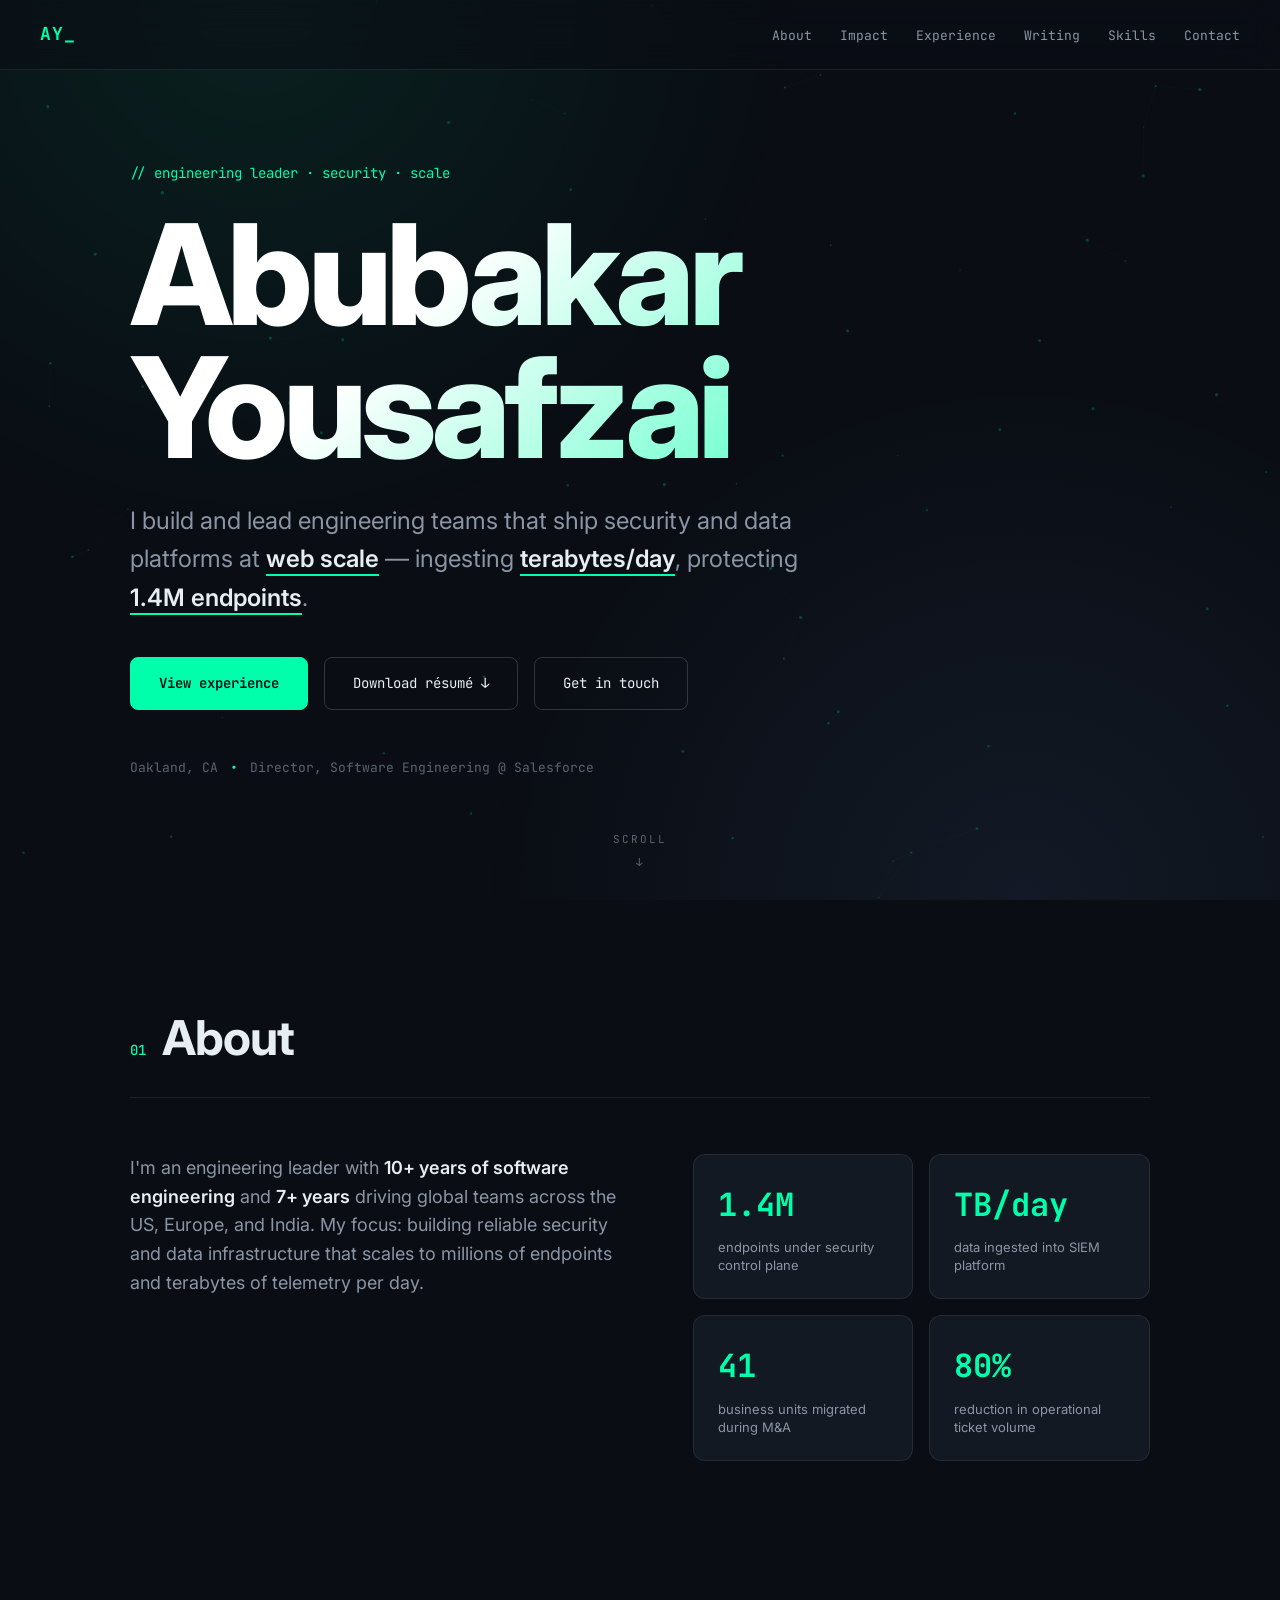
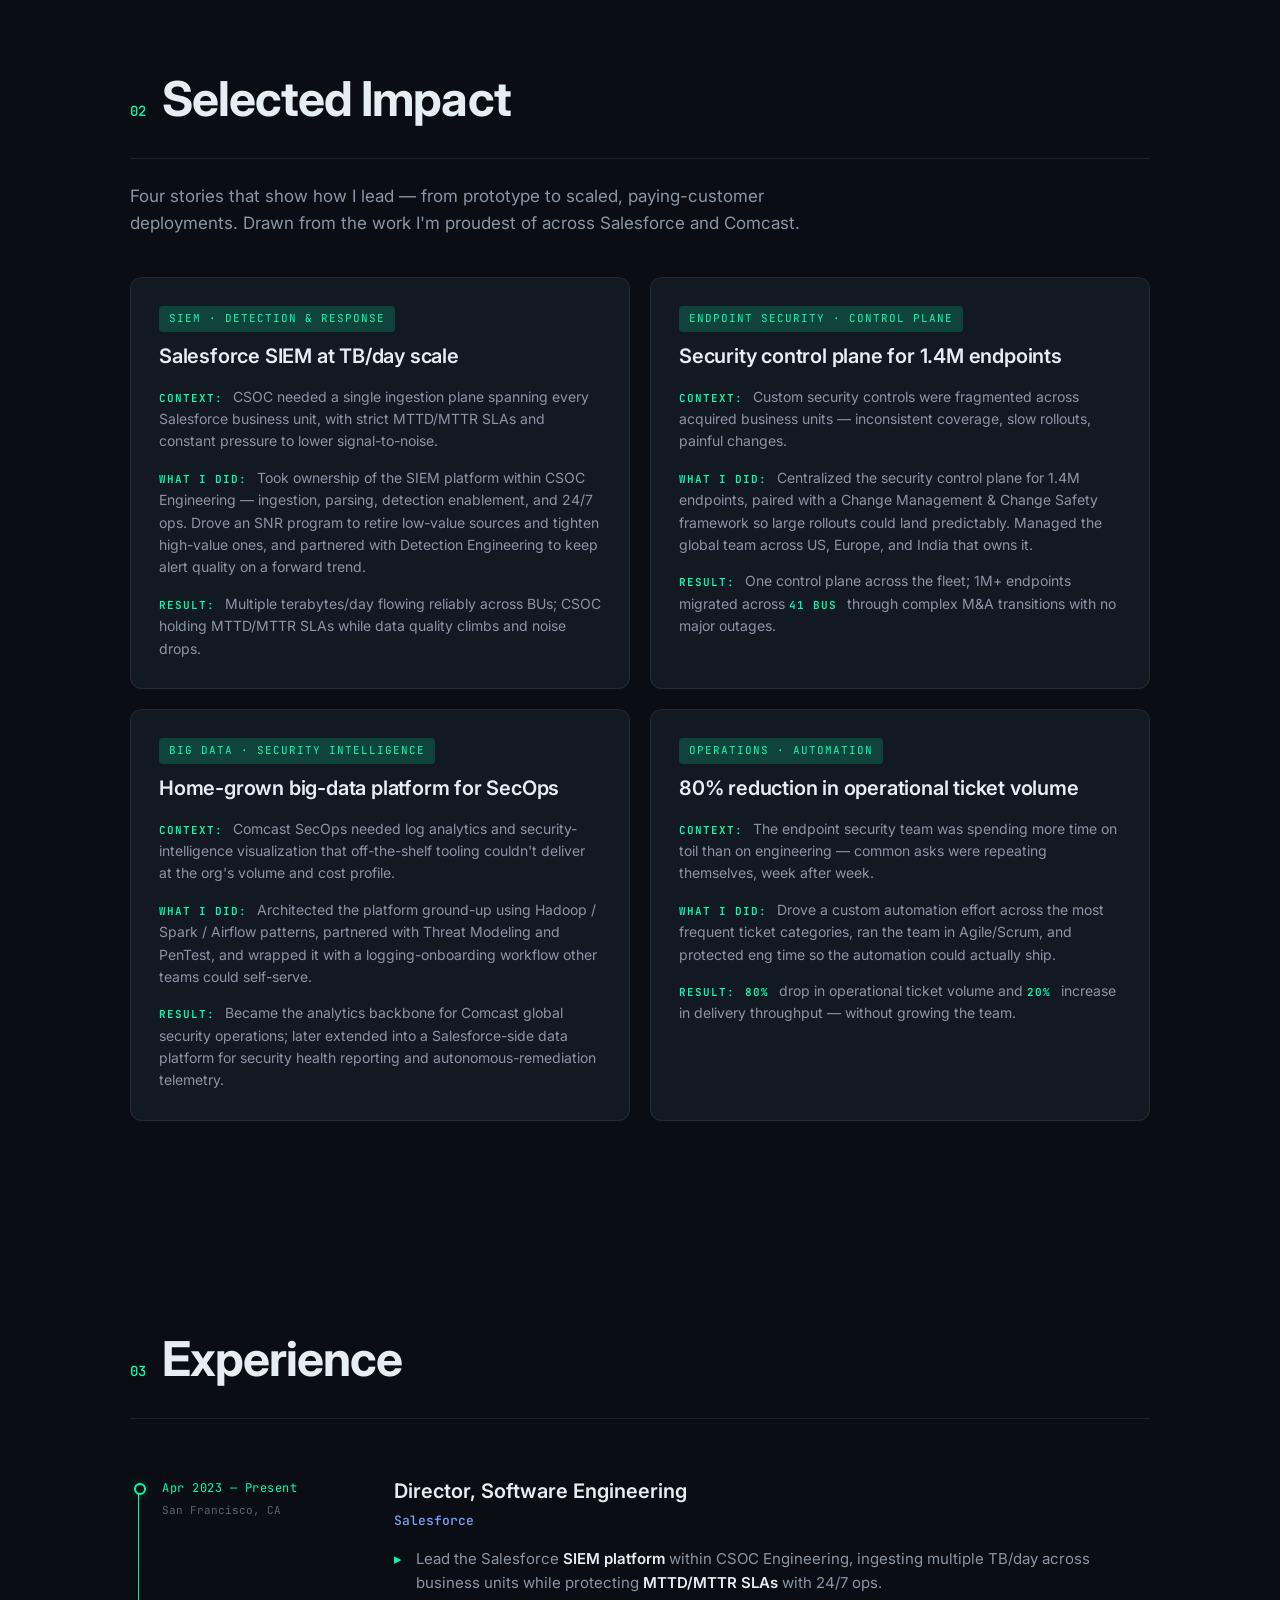
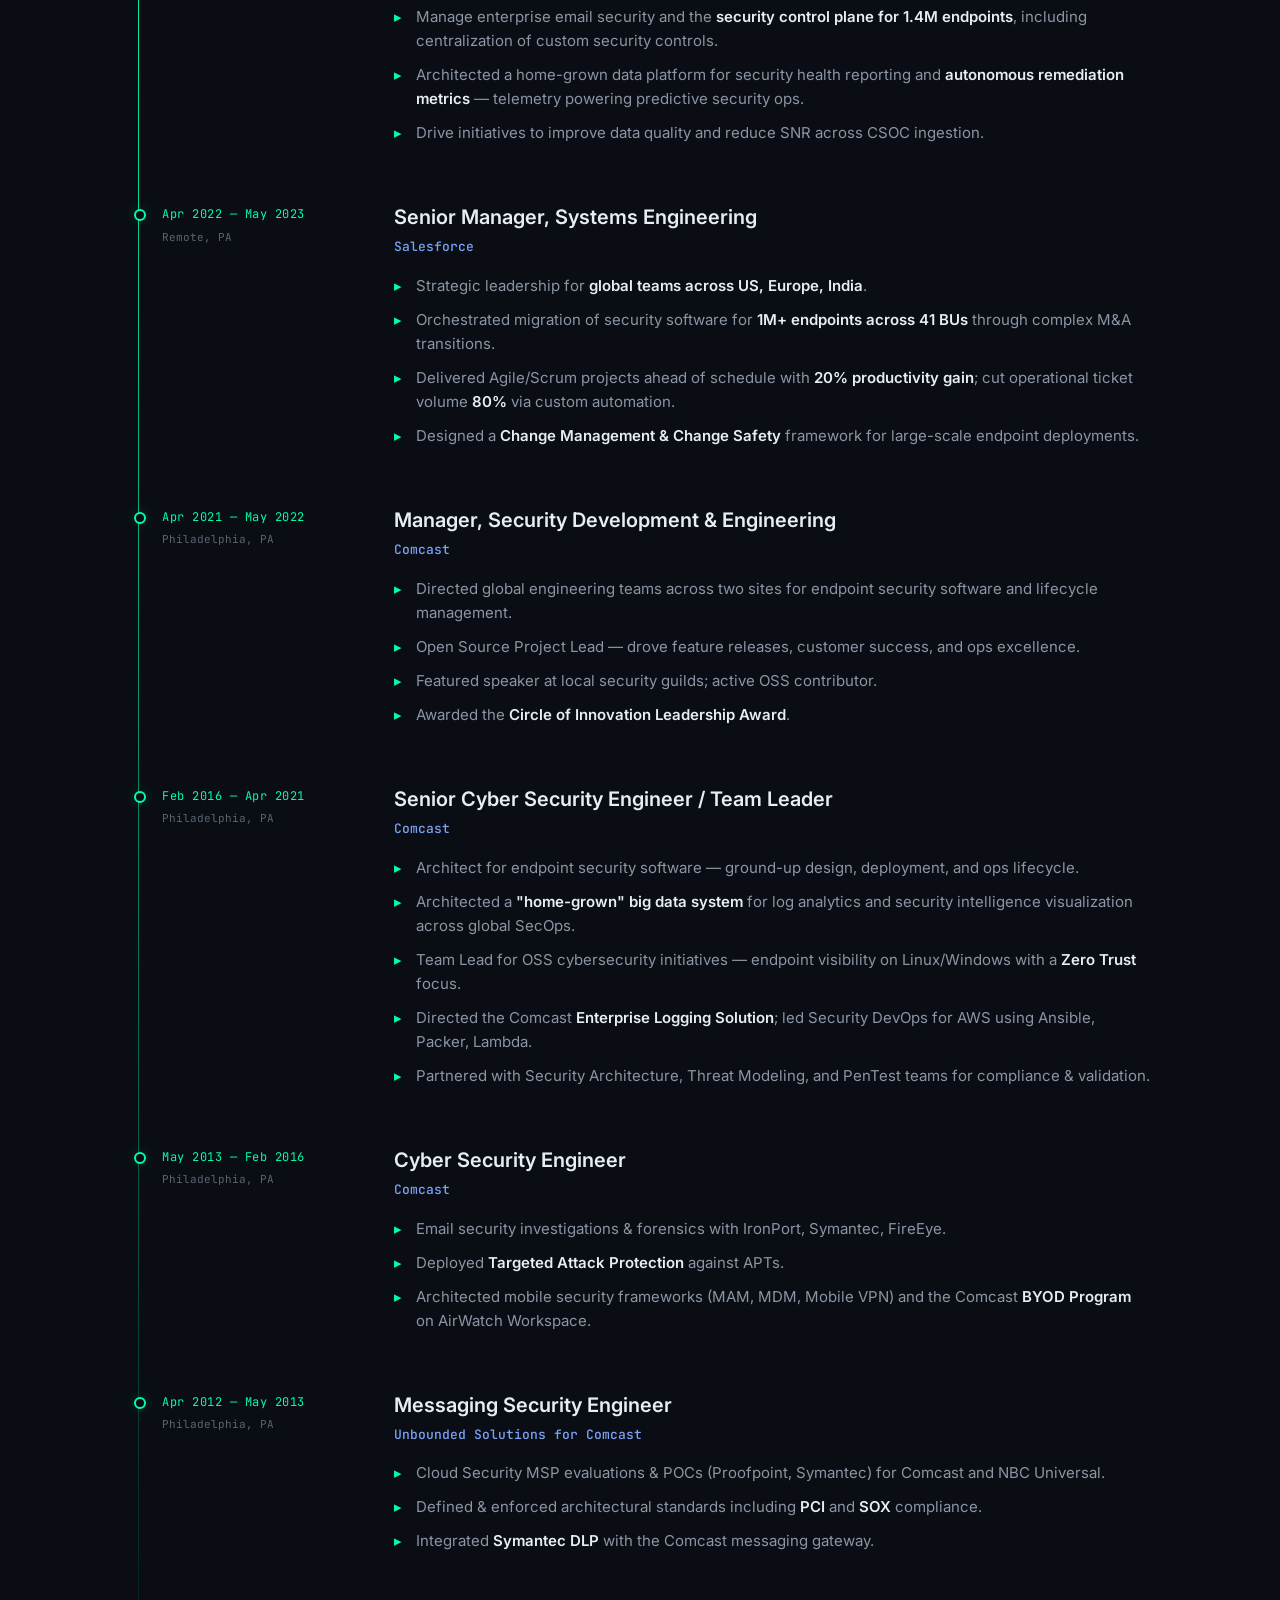
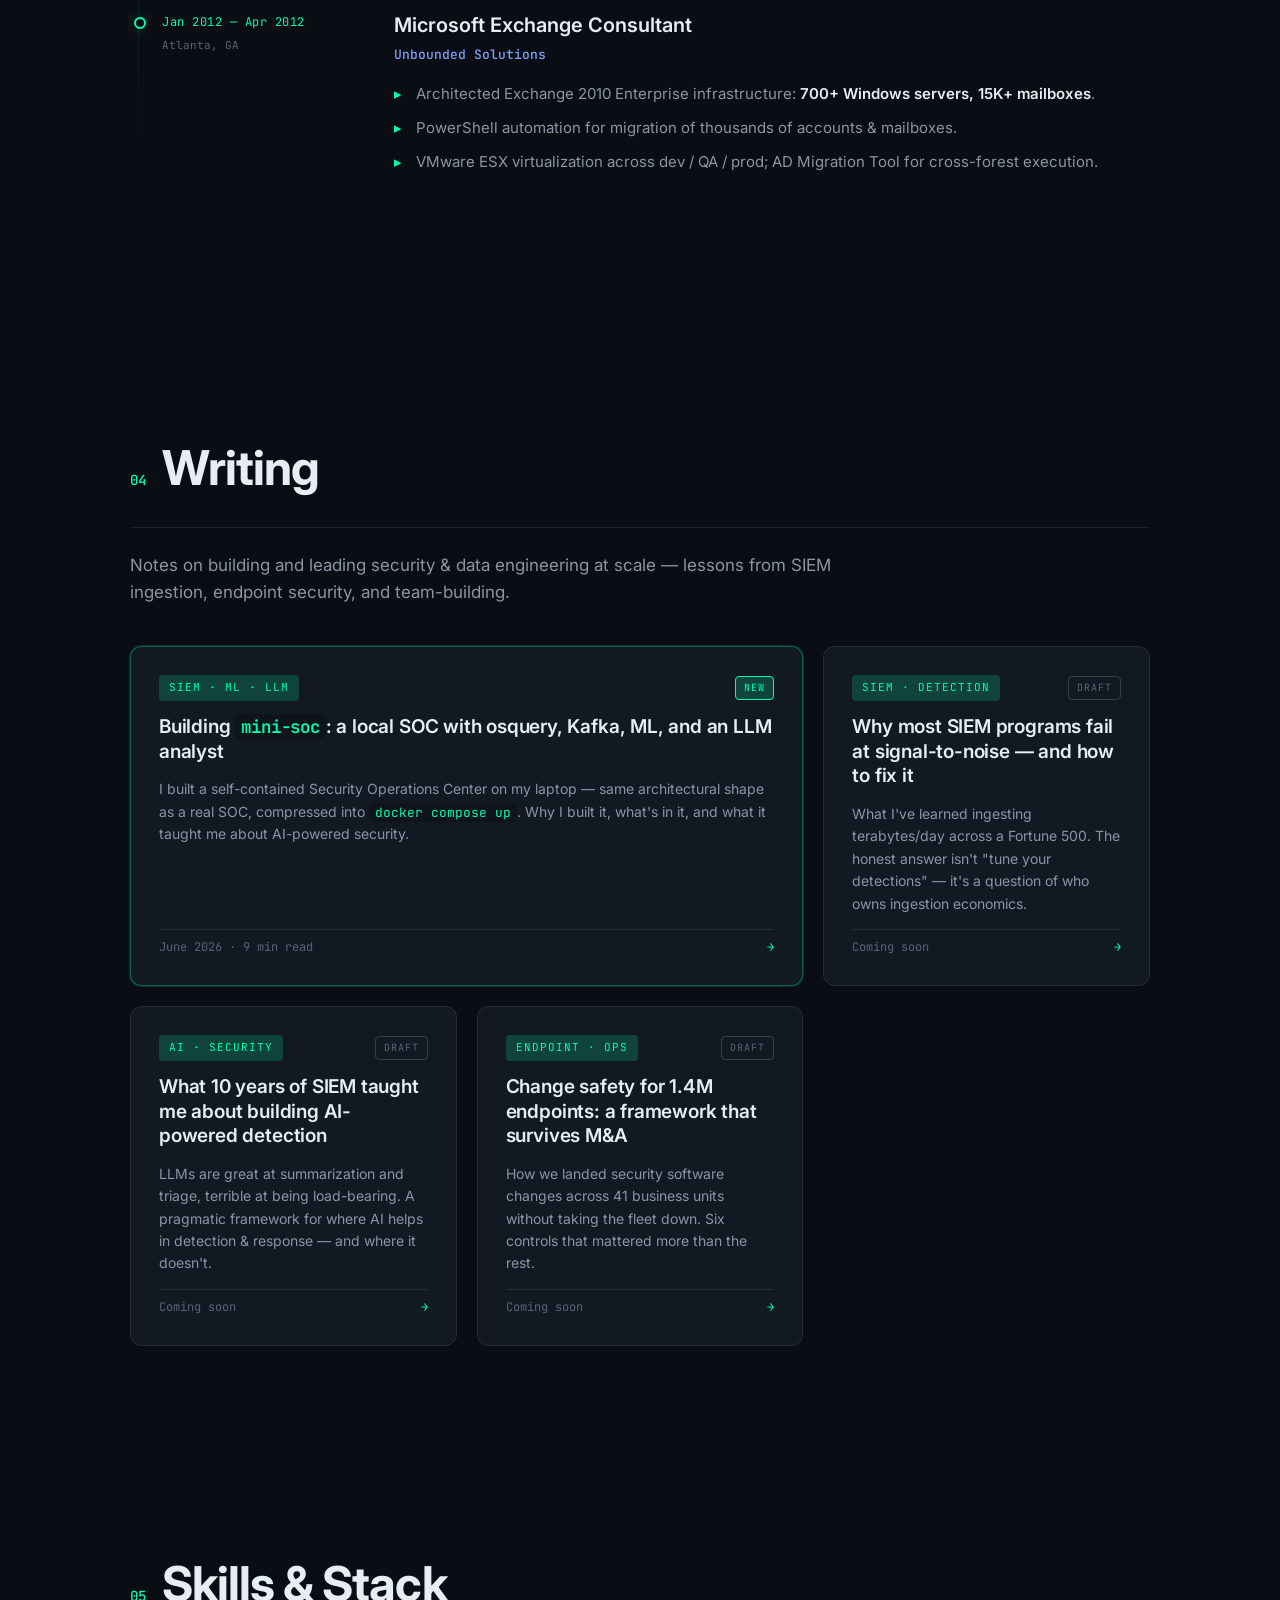
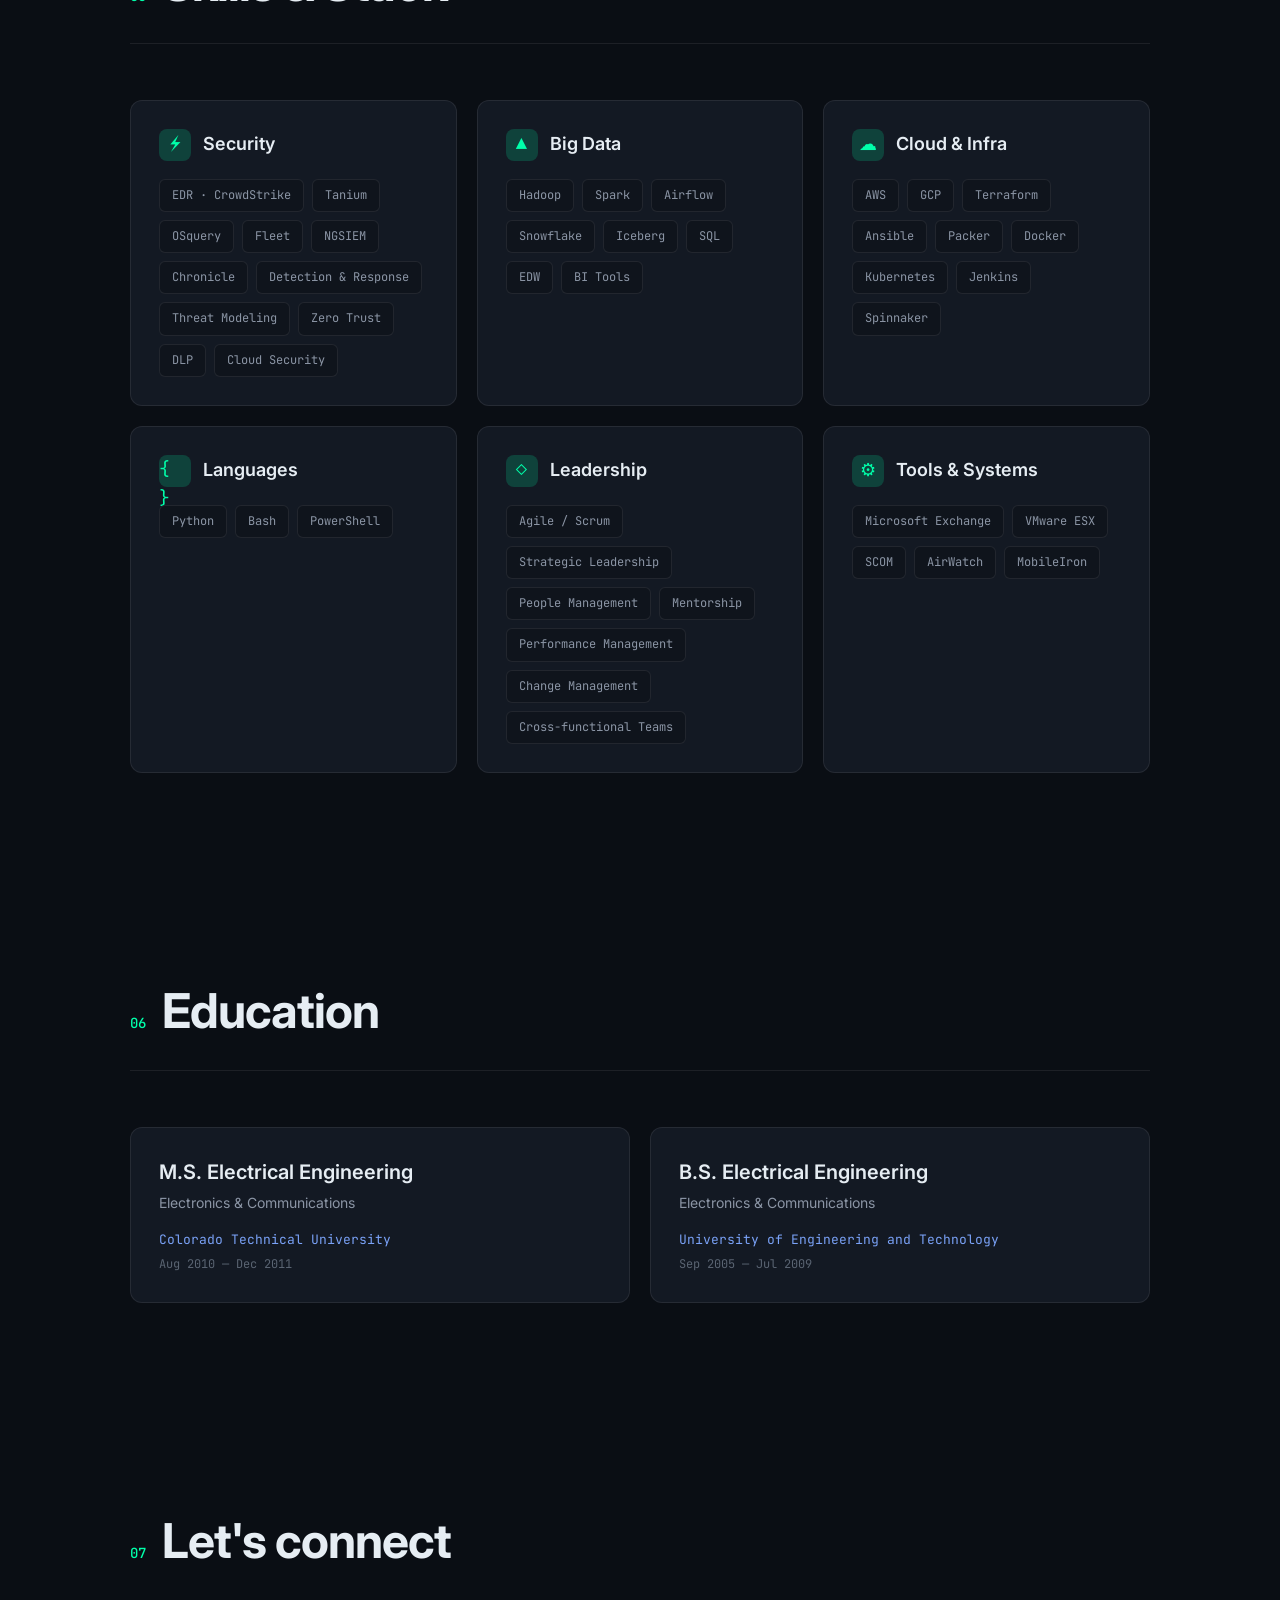
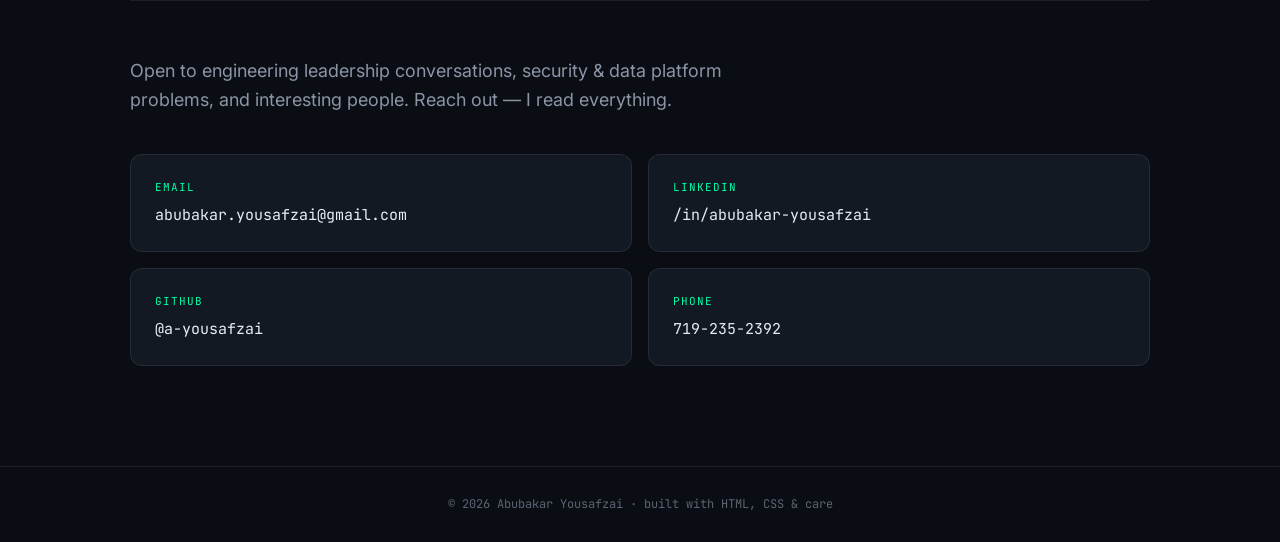
<file: index.html>
<!DOCTYPE html>
<html lang="en">
<head>
  <meta charset="UTF-8" />
  <meta name="viewport" content="width=device-width, initial-scale=1.0" />
  <meta name="description" content="Abubakar Yousafzai — Director of Software Engineering. SIEM, endpoint security, and big-data platforms at web scale (1.4M endpoints, TB/day)." />
  <title>Abubakar Yousafzai — Director of Software Engineering</title>

  <!-- favicon -->
  <link rel="icon" type="image/svg+xml" href="favicon.svg" />

  <!-- Open Graph / Twitter -->
  <meta property="og:type" content="profile" />
  <meta property="og:title" content="Abubakar Yousafzai — Director of Software Engineering" />
  <meta property="og:description" content="Engineering leader. SIEM, endpoint security, and big-data platforms at web scale — 1.4M endpoints, TB/day." />
  <meta property="og:url" content="https://a-yousafzai.github.io/personal-site/" />
  <meta property="og:image" content="https://a-yousafzai.github.io/personal-site/og-image.svg" />
  <meta name="twitter:card" content="summary_large_image" />
  <meta name="twitter:title" content="Abubakar Yousafzai — Director of Software Engineering" />
  <meta name="twitter:description" content="SIEM, endpoint security, big-data platforms at web scale." />
  <meta name="twitter:image" content="https://a-yousafzai.github.io/personal-site/og-image.svg" />

  <link rel="preconnect" href="https://fonts.googleapis.com" />
  <link rel="preconnect" href="https://fonts.gstatic.com" crossorigin />
  <link href="https://fonts.googleapis.com/css2?family=JetBrains+Mono:wght@400;500;700&family=Inter:wght@300;400;500;600;700;800&display=swap" rel="stylesheet" />
  <link rel="stylesheet" href="styles.css" />
</head>
<body>
  <canvas id="bg-canvas"></canvas>

  <nav class="nav">
    <a href="#top" class="nav-logo">AY<span class="cursor">_</span></a>
    <ul class="nav-links">
      <li><a href="#about">About</a></li>
      <li><a href="#impact">Impact</a></li>
      <li><a href="#experience">Experience</a></li>
      <li><a href="#writing">Writing</a></li>
      <li><a href="#skills">Skills</a></li>
      <li><a href="#contact">Contact</a></li>
    </ul>
  </nav>

  <header id="top" class="hero">
    <div class="hero-inner">
      <p class="hero-eyebrow">// engineering leader · security · scale</p>
      <h1 class="hero-name">Abubakar<br/>Yousafzai</h1>
      <p class="hero-tagline">
        I build and lead engineering teams that ship security and data platforms
        at <span class="accent">web scale</span> —
        ingesting <span class="accent">terabytes/day</span>,
        protecting <span class="accent">1.4M endpoints</span>.
      </p>
      <div class="hero-cta">
        <a href="#experience" class="btn btn-primary">View experience</a>
        <a href="Abubakar_Yousafzai_Resume.pdf" class="btn btn-ghost" download>Download résumé ↓</a>
        <a href="#contact" class="btn btn-ghost">Get in touch</a>
      </div>
      <div class="hero-meta">
        <span>Oakland, CA</span>
        <span class="dot">•</span>
        <span>Director, Software Engineering @ Salesforce</span>
      </div>
    </div>
    <div class="scroll-hint">scroll <span>↓</span></div>
  </header>

  <section id="about" class="section">
    <div class="section-head">
      <span class="section-num">01</span>
      <h2>About</h2>
    </div>
    <div class="about-grid">
      <p class="about-lead">
        I'm an engineering leader with <strong>10+ years of software engineering</strong>
        and <strong>7+ years</strong> driving global teams across the US, Europe,
        and India. My focus: building reliable security and data infrastructure
        that scales to millions of endpoints and terabytes of telemetry per day.
      </p>
      <div class="stats">
        <div class="stat">
          <div class="stat-num">1.4M</div>
          <div class="stat-label">endpoints under security control plane</div>
        </div>
        <div class="stat">
          <div class="stat-num">TB/day</div>
          <div class="stat-label">data ingested into SIEM platform</div>
        </div>
        <div class="stat">
          <div class="stat-num">41</div>
          <div class="stat-label">business units migrated during M&amp;A</div>
        </div>
        <div class="stat">
          <div class="stat-num">80%</div>
          <div class="stat-label">reduction in operational ticket volume</div>
        </div>
      </div>
    </div>
  </section>

  <section id="impact" class="section">
    <div class="section-head">
      <span class="section-num">02</span>
      <h2>Selected Impact</h2>
    </div>
    <p class="impact-lead">
      Four stories that show how I lead — from prototype to scaled, paying-customer
      deployments. Drawn from the work I'm proudest of across Salesforce and Comcast.
    </p>

    <div class="impact-grid">

      <article class="impact-card">
        <div class="impact-card-head">
          <span class="impact-tag">SIEM · Detection &amp; Response</span>
          <h3>Salesforce SIEM at TB/day scale</h3>
        </div>
        <p class="impact-context"><strong>Context:</strong> CSOC needed a single ingestion plane spanning every Salesforce business unit, with strict MTTD/MTTR SLAs and constant pressure to lower signal-to-noise.</p>
        <p class="impact-action"><strong>What I did:</strong> Took ownership of the SIEM platform within CSOC Engineering — ingestion, parsing, detection enablement, and 24/7 ops. Drove an SNR program to retire low-value sources and tighten high-value ones, and partnered with Detection Engineering to keep alert quality on a forward trend.</p>
        <p class="impact-result"><strong>Result:</strong> Multiple terabytes/day flowing reliably across BUs; CSOC holding MTTD/MTTR SLAs while data quality climbs and noise drops.</p>
      </article>

      <article class="impact-card">
        <div class="impact-card-head">
          <span class="impact-tag">Endpoint Security · Control Plane</span>
          <h3>Security control plane for 1.4M endpoints</h3>
        </div>
        <p class="impact-context"><strong>Context:</strong> Custom security controls were fragmented across acquired business units — inconsistent coverage, slow rollouts, painful changes.</p>
        <p class="impact-action"><strong>What I did:</strong> Centralized the security control plane for 1.4M endpoints, paired with a Change Management &amp; Change Safety framework so large rollouts could land predictably. Managed the global team across US, Europe, and India that owns it.</p>
        <p class="impact-result"><strong>Result:</strong> One control plane across the fleet; 1M+ endpoints migrated across <strong>41 BUs</strong> through complex M&amp;A transitions with no major outages.</p>
      </article>

      <article class="impact-card">
        <div class="impact-card-head">
          <span class="impact-tag">Big Data · Security Intelligence</span>
          <h3>Home-grown big-data platform for SecOps</h3>
        </div>
        <p class="impact-context"><strong>Context:</strong> Comcast SecOps needed log analytics and security-intelligence visualization that off-the-shelf tooling couldn't deliver at the org's volume and cost profile.</p>
        <p class="impact-action"><strong>What I did:</strong> Architected the platform ground-up using Hadoop / Spark / Airflow patterns, partnered with Threat Modeling and PenTest, and wrapped it with a logging-onboarding workflow other teams could self-serve.</p>
        <p class="impact-result"><strong>Result:</strong> Became the analytics backbone for Comcast global security operations; later extended into a Salesforce-side data platform for security health reporting and autonomous-remediation telemetry.</p>
      </article>

      <article class="impact-card">
        <div class="impact-card-head">
          <span class="impact-tag">Operations · Automation</span>
          <h3>80% reduction in operational ticket volume</h3>
        </div>
        <p class="impact-context"><strong>Context:</strong> The endpoint security team was spending more time on toil than on engineering — common asks were repeating themselves, week after week.</p>
        <p class="impact-action"><strong>What I did:</strong> Drove a custom automation effort across the most frequent ticket categories, ran the team in Agile/Scrum, and protected eng time so the automation could actually ship.</p>
        <p class="impact-result"><strong>Result:</strong> <strong>80%</strong> drop in operational ticket volume and <strong>20%</strong> increase in delivery throughput — without growing the team.</p>
      </article>

    </div>
  </section>

  <section id="experience" class="section">
    <div class="section-head">
      <span class="section-num">03</span>
      <h2>Experience</h2>
    </div>
    <ol class="timeline">
      <li class="timeline-item">
        <div class="timeline-meta">
          <span class="timeline-date">Apr 2023 — Present</span>
          <span class="timeline-place">San Francisco, CA</span>
        </div>
        <div class="timeline-body">
          <h3>Director, Software Engineering</h3>
          <h4>Salesforce</h4>
          <ul>
            <li>Lead the Salesforce <strong>SIEM platform</strong> within CSOC Engineering, ingesting multiple TB/day across business units while protecting <strong>MTTD/MTTR SLAs</strong> with 24/7 ops.</li>
            <li>Manage enterprise email security and the <strong>security control plane for 1.4M endpoints</strong>, including centralization of custom security controls.</li>
            <li>Architected a home-grown data platform for security health reporting and <strong>autonomous remediation metrics</strong> — telemetry powering predictive security ops.</li>
            <li>Drive initiatives to improve data quality and reduce SNR across CSOC ingestion.</li>
          </ul>
        </div>
      </li>

      <li class="timeline-item">
        <div class="timeline-meta">
          <span class="timeline-date">Apr 2022 — May 2023</span>
          <span class="timeline-place">Remote, PA</span>
        </div>
        <div class="timeline-body">
          <h3>Senior Manager, Systems Engineering</h3>
          <h4>Salesforce</h4>
          <ul>
            <li>Strategic leadership for <strong>global teams across US, Europe, India</strong>.</li>
            <li>Orchestrated migration of security software for <strong>1M+ endpoints across 41 BUs</strong> through complex M&amp;A transitions.</li>
            <li>Delivered Agile/Scrum projects ahead of schedule with <strong>20% productivity gain</strong>; cut operational ticket volume <strong>80%</strong> via custom automation.</li>
            <li>Designed a <strong>Change Management &amp; Change Safety</strong> framework for large-scale endpoint deployments.</li>
          </ul>
        </div>
      </li>

      <li class="timeline-item">
        <div class="timeline-meta">
          <span class="timeline-date">Apr 2021 — May 2022</span>
          <span class="timeline-place">Philadelphia, PA</span>
        </div>
        <div class="timeline-body">
          <h3>Manager, Security Development &amp; Engineering</h3>
          <h4>Comcast</h4>
          <ul>
            <li>Directed global engineering teams across two sites for endpoint security software and lifecycle management.</li>
            <li>Open Source Project Lead — drove feature releases, customer success, and ops excellence.</li>
            <li>Featured speaker at local security guilds; active OSS contributor.</li>
            <li>Awarded the <strong>Circle of Innovation Leadership Award</strong>.</li>
          </ul>
        </div>
      </li>

      <li class="timeline-item">
        <div class="timeline-meta">
          <span class="timeline-date">Feb 2016 — Apr 2021</span>
          <span class="timeline-place">Philadelphia, PA</span>
        </div>
        <div class="timeline-body">
          <h3>Senior Cyber Security Engineer / Team Leader</h3>
          <h4>Comcast</h4>
          <ul>
            <li>Architect for endpoint security software — ground-up design, deployment, and ops lifecycle.</li>
            <li>Architected a <strong>"home-grown" big data system</strong> for log analytics and security intelligence visualization across global SecOps.</li>
            <li>Team Lead for OSS cybersecurity initiatives — endpoint visibility on Linux/Windows with a <strong>Zero Trust</strong> focus.</li>
            <li>Directed the Comcast <strong>Enterprise Logging Solution</strong>; led Security DevOps for AWS using Ansible, Packer, Lambda.</li>
            <li>Partnered with Security Architecture, Threat Modeling, and PenTest teams for compliance &amp; validation.</li>
          </ul>
        </div>
      </li>

      <li class="timeline-item">
        <div class="timeline-meta">
          <span class="timeline-date">May 2013 — Feb 2016</span>
          <span class="timeline-place">Philadelphia, PA</span>
        </div>
        <div class="timeline-body">
          <h3>Cyber Security Engineer</h3>
          <h4>Comcast</h4>
          <ul>
            <li>Email security investigations &amp; forensics with IronPort, Symantec, FireEye.</li>
            <li>Deployed <strong>Targeted Attack Protection</strong> against APTs.</li>
            <li>Architected mobile security frameworks (MAM, MDM, Mobile VPN) and the Comcast <strong>BYOD Program</strong> on AirWatch Workspace.</li>
          </ul>
        </div>
      </li>

      <li class="timeline-item">
        <div class="timeline-meta">
          <span class="timeline-date">Apr 2012 — May 2013</span>
          <span class="timeline-place">Philadelphia, PA</span>
        </div>
        <div class="timeline-body">
          <h3>Messaging Security Engineer</h3>
          <h4>Unbounded Solutions for Comcast</h4>
          <ul>
            <li>Cloud Security MSP evaluations &amp; POCs (Proofpoint, Symantec) for Comcast and NBC Universal.</li>
            <li>Defined &amp; enforced architectural standards including <strong>PCI</strong> and <strong>SOX</strong> compliance.</li>
            <li>Integrated <strong>Symantec DLP</strong> with the Comcast messaging gateway.</li>
          </ul>
        </div>
      </li>

      <li class="timeline-item">
        <div class="timeline-meta">
          <span class="timeline-date">Jan 2012 — Apr 2012</span>
          <span class="timeline-place">Atlanta, GA</span>
        </div>
        <div class="timeline-body">
          <h3>Microsoft Exchange Consultant</h3>
          <h4>Unbounded Solutions</h4>
          <ul>
            <li>Architected Exchange 2010 Enterprise infrastructure: <strong>700+ Windows servers, 15K+ mailboxes</strong>.</li>
            <li>PowerShell automation for migration of thousands of accounts &amp; mailboxes.</li>
            <li>VMware ESX virtualization across dev / QA / prod; AD Migration Tool for cross-forest execution.</li>
          </ul>
        </div>
      </li>
    </ol>
  </section>

  <section id="writing" class="section">
    <div class="section-head">
      <span class="section-num">04</span>
      <h2>Writing</h2>
    </div>
    <p class="impact-lead">
      Notes on building and leading security &amp; data engineering at scale —
      lessons from SIEM ingestion, endpoint security, and team-building.
    </p>

    <div class="posts-grid">

      <a href="posts/mini-soc.html" class="post-card post-card-featured">
        <div class="post-card-meta">
          <span class="post-tag">SIEM · ML · LLM</span>
          <span class="post-status post-status-live">New</span>
        </div>
        <h3>Building <code>mini-soc</code>: a local SOC with osquery, Kafka, ML, and an LLM analyst</h3>
        <p>I built a self-contained Security Operations Center on my laptop — same architectural shape as a real SOC, compressed into <code>docker compose up</code>. Why I built it, what's in it, and what it taught me about AI-powered security.</p>
        <div class="post-card-foot">
          <span class="post-date">June 2026 · 9 min read</span>
          <span class="post-arrow">→</span>
        </div>
      </a>

      <a href="posts/siem-snr.html" class="post-card">
        <div class="post-card-meta">
          <span class="post-tag">SIEM · Detection</span>
          <span class="post-status">Draft</span>
        </div>
        <h3>Why most SIEM programs fail at signal-to-noise — and how to fix it</h3>
        <p>What I've learned ingesting terabytes/day across a Fortune 500. The honest answer isn't "tune your detections" — it's a question of who owns ingestion economics.</p>
        <div class="post-card-foot">
          <span class="post-date">Coming soon</span>
          <span class="post-arrow">→</span>
        </div>
      </a>

      <a href="posts/llm-security-products.html" class="post-card">
        <div class="post-card-meta">
          <span class="post-tag">AI · Security</span>
          <span class="post-status">Draft</span>
        </div>
        <h3>What 10 years of SIEM taught me about building AI-powered detection</h3>
        <p>LLMs are great at summarization and triage, terrible at being load-bearing. A pragmatic framework for where AI helps in detection &amp; response — and where it doesn't.</p>
        <div class="post-card-foot">
          <span class="post-date">Coming soon</span>
          <span class="post-arrow">→</span>
        </div>
      </a>

      <a href="posts/endpoint-change-safety.html" class="post-card">
        <div class="post-card-meta">
          <span class="post-tag">Endpoint · Ops</span>
          <span class="post-status">Draft</span>
        </div>
        <h3>Change safety for 1.4M endpoints: a framework that survives M&amp;A</h3>
        <p>How we landed security software changes across 41 business units without taking the fleet down. Six controls that mattered more than the rest.</p>
        <div class="post-card-foot">
          <span class="post-date">Coming soon</span>
          <span class="post-arrow">→</span>
        </div>
      </a>

    </div>
  </section>

  <section id="skills" class="section">
    <div class="section-head">
      <span class="section-num">05</span>
      <h2>Skills &amp; Stack</h2>
    </div>
    <div class="skills-grid">
      <div class="skill-card">
        <div class="skill-card-head">
          <span class="skill-icon">⚡</span>
          <h3>Security</h3>
        </div>
        <ul class="tags">
          <li>EDR · CrowdStrike</li><li>Tanium</li><li>OSquery</li><li>Fleet</li>
          <li>NGSIEM</li><li>Chronicle</li><li>Detection &amp; Response</li>
          <li>Threat Modeling</li><li>Zero Trust</li><li>DLP</li><li>Cloud Security</li>
        </ul>
      </div>
      <div class="skill-card">
        <div class="skill-card-head">
          <span class="skill-icon">▲</span>
          <h3>Big Data</h3>
        </div>
        <ul class="tags">
          <li>Hadoop</li><li>Spark</li><li>Airflow</li><li>Snowflake</li><li>Iceberg</li>
          <li>SQL</li><li>EDW</li><li>BI Tools</li>
        </ul>
      </div>
      <div class="skill-card">
        <div class="skill-card-head">
          <span class="skill-icon">☁</span>
          <h3>Cloud &amp; Infra</h3>
        </div>
        <ul class="tags">
          <li>AWS</li><li>GCP</li><li>Terraform</li><li>Ansible</li><li>Packer</li>
          <li>Docker</li><li>Kubernetes</li><li>Jenkins</li><li>Spinnaker</li>
        </ul>
      </div>
      <div class="skill-card">
        <div class="skill-card-head">
          <span class="skill-icon">{ }</span>
          <h3>Languages</h3>
        </div>
        <ul class="tags">
          <li>Python</li><li>Bash</li><li>PowerShell</li>
        </ul>
      </div>
      <div class="skill-card">
        <div class="skill-card-head">
          <span class="skill-icon">◇</span>
          <h3>Leadership</h3>
        </div>
        <ul class="tags">
          <li>Agile / Scrum</li><li>Strategic Leadership</li><li>People Management</li>
          <li>Mentorship</li><li>Performance Management</li><li>Change Management</li>
          <li>Cross-functional Teams</li>
        </ul>
      </div>
      <div class="skill-card">
        <div class="skill-card-head">
          <span class="skill-icon">⚙</span>
          <h3>Tools &amp; Systems</h3>
        </div>
        <ul class="tags">
          <li>Microsoft Exchange</li><li>VMware ESX</li><li>SCOM</li>
          <li>AirWatch</li><li>MobileIron</li>
        </ul>
      </div>
    </div>
  </section>

  <section id="education" class="section">
    <div class="section-head">
      <span class="section-num">06</span>
      <h2>Education</h2>
    </div>
    <div class="edu-grid">
      <div class="edu-card">
        <p class="edu-degree">M.S. Electrical Engineering</p>
        <p class="edu-focus">Electronics &amp; Communications</p>
        <p class="edu-school">Colorado Technical University</p>
        <p class="edu-date">Aug 2010 — Dec 2011</p>
      </div>
      <div class="edu-card">
        <p class="edu-degree">B.S. Electrical Engineering</p>
        <p class="edu-focus">Electronics &amp; Communications</p>
        <p class="edu-school">University of Engineering and Technology</p>
        <p class="edu-date">Sep 2005 — Jul 2009</p>
      </div>
    </div>
  </section>

  <section id="contact" class="section contact">
    <div class="section-head">
      <span class="section-num">07</span>
      <h2>Let's connect</h2>
    </div>
    <p class="contact-lead">
      Open to engineering leadership conversations, security &amp; data platform
      problems, and interesting people. Reach out — I read everything.
    </p>
    <div class="contact-links">
      <a href="mailto:abubakar.yousafzai@gmail.com" class="contact-link">
        <span class="contact-key">email</span>
        <span class="contact-val">abubakar.yousafzai@gmail.com</span>
      </a>
      <a href="https://www.linkedin.com/in/abubakar-yousafzai-b7213659/" target="_blank" rel="noopener" class="contact-link">
        <span class="contact-key">linkedin</span>
        <span class="contact-val">/in/abubakar-yousafzai</span>
      </a>
      <a href="https://github.com/a-yousafzai" target="_blank" rel="noopener" class="contact-link">
        <span class="contact-key">github</span>
        <span class="contact-val">@a-yousafzai</span>
      </a>
      <a href="tel:+17192352392" class="contact-link">
        <span class="contact-key">phone</span>
        <span class="contact-val">719-235-2392</span>
      </a>
    </div>
  </section>

  <footer class="footer">
    <p>© <span id="year"></span> Abubakar Yousafzai · built with HTML, CSS &amp; care</p>
  </footer>

  <script src="script.js"></script>
</body>
</html>
</file>
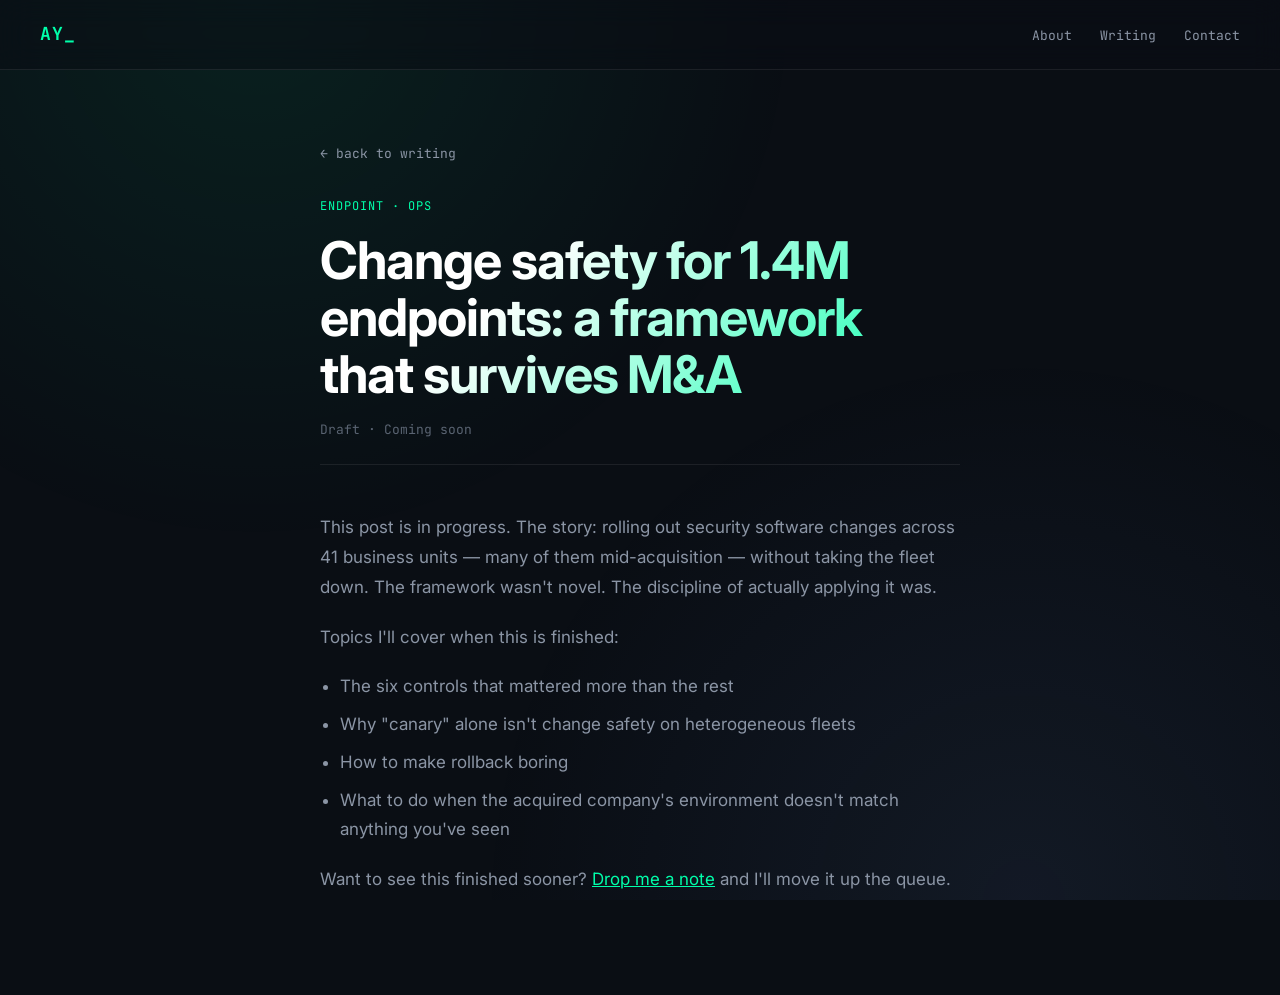
<file: posts/endpoint-change-safety.html>
<!DOCTYPE html>
<html lang="en">
<head>
  <meta charset="UTF-8" />
  <meta name="viewport" content="width=device-width, initial-scale=1.0" />
  <meta name="description" content="Change safety for 1.4M endpoints: a framework that survives M&A — by Abubakar Yousafzai" />
  <title>Change safety for 1.4M endpoints — Abubakar Yousafzai</title>
  <link rel="icon" type="image/svg+xml" href="../favicon.svg" />
  <link rel="preconnect" href="https://fonts.googleapis.com" />
  <link rel="preconnect" href="https://fonts.gstatic.com" crossorigin />
  <link href="https://fonts.googleapis.com/css2?family=JetBrains+Mono:wght@400;500;700&family=Inter:wght@300;400;500;600;700;800&display=swap" rel="stylesheet" />
  <link rel="stylesheet" href="../styles.css" />
</head>
<body>
  <canvas id="bg-canvas"></canvas>

  <nav class="nav">
    <a href="../index.html" class="nav-logo">AY<span class="cursor">_</span></a>
    <ul class="nav-links">
      <li><a href="../index.html#about">About</a></li>
      <li><a href="../index.html#writing">Writing</a></li>
      <li><a href="../index.html#contact">Contact</a></li>
    </ul>
  </nav>

  <article class="post-page">
    <a href="../index.html#writing" class="post-page-back">← back to writing</a>
    <div class="post-page-meta">Endpoint · Ops</div>
    <h1>Change safety for 1.4M endpoints: a framework that survives M&amp;A</h1>
    <p class="post-page-date">Draft · Coming soon</p>
    <div class="post-page-body">
      <p>This post is in progress. The story: rolling out security software changes across 41 business units — many of them mid-acquisition — without taking the fleet down. The framework wasn't novel. The discipline of actually applying it was.</p>
      <p>Topics I'll cover when this is finished:</p>
      <ul>
        <li>The six controls that mattered more than the rest</li>
        <li>Why "canary" alone isn't change safety on heterogeneous fleets</li>
        <li>How to make rollback boring</li>
        <li>What to do when the acquired company's environment doesn't match anything you've seen</li>
      </ul>
      <p>Want to see this finished sooner? <a href="../index.html#contact" style="color: var(--accent);">Drop me a note</a> and I'll move it up the queue.</p>
    </div>
  </article>

  <script src="../script.js"></script>
</body>
</html>
</file>
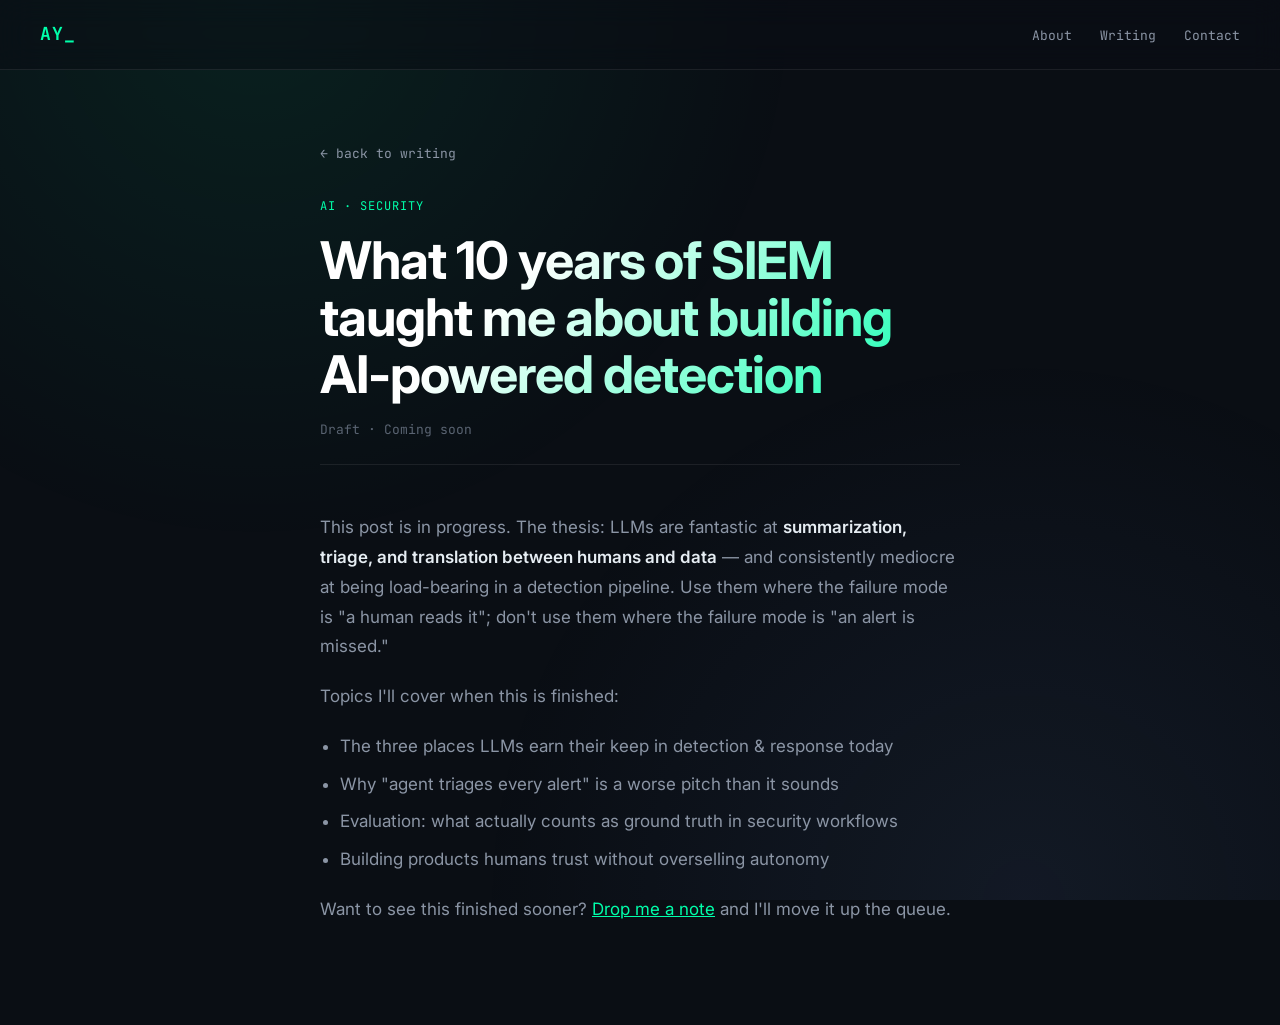
<file: posts/llm-security-products.html>
<!DOCTYPE html>
<html lang="en">
<head>
  <meta charset="UTF-8" />
  <meta name="viewport" content="width=device-width, initial-scale=1.0" />
  <meta name="description" content="What 10 years of SIEM taught me about building AI-powered detection — by Abubakar Yousafzai" />
  <title>What SIEM taught me about AI-powered detection — Abubakar Yousafzai</title>
  <link rel="icon" type="image/svg+xml" href="../favicon.svg" />
  <link rel="preconnect" href="https://fonts.googleapis.com" />
  <link rel="preconnect" href="https://fonts.gstatic.com" crossorigin />
  <link href="https://fonts.googleapis.com/css2?family=JetBrains+Mono:wght@400;500;700&family=Inter:wght@300;400;500;600;700;800&display=swap" rel="stylesheet" />
  <link rel="stylesheet" href="../styles.css" />
</head>
<body>
  <canvas id="bg-canvas"></canvas>

  <nav class="nav">
    <a href="../index.html" class="nav-logo">AY<span class="cursor">_</span></a>
    <ul class="nav-links">
      <li><a href="../index.html#about">About</a></li>
      <li><a href="../index.html#writing">Writing</a></li>
      <li><a href="../index.html#contact">Contact</a></li>
    </ul>
  </nav>

  <article class="post-page">
    <a href="../index.html#writing" class="post-page-back">← back to writing</a>
    <div class="post-page-meta">AI · Security</div>
    <h1>What 10 years of SIEM taught me about building AI-powered detection</h1>
    <p class="post-page-date">Draft · Coming soon</p>
    <div class="post-page-body">
      <p>This post is in progress. The thesis: LLMs are fantastic at <strong>summarization, triage, and translation between humans and data</strong> — and consistently mediocre at being load-bearing in a detection pipeline. Use them where the failure mode is "a human reads it"; don't use them where the failure mode is "an alert is missed."</p>
      <p>Topics I'll cover when this is finished:</p>
      <ul>
        <li>The three places LLMs earn their keep in detection &amp; response today</li>
        <li>Why "agent triages every alert" is a worse pitch than it sounds</li>
        <li>Evaluation: what actually counts as ground truth in security workflows</li>
        <li>Building products humans trust without overselling autonomy</li>
      </ul>
      <p>Want to see this finished sooner? <a href="../index.html#contact" style="color: var(--accent);">Drop me a note</a> and I'll move it up the queue.</p>
    </div>
  </article>

  <script src="../script.js"></script>
</body>
</html>
</file>
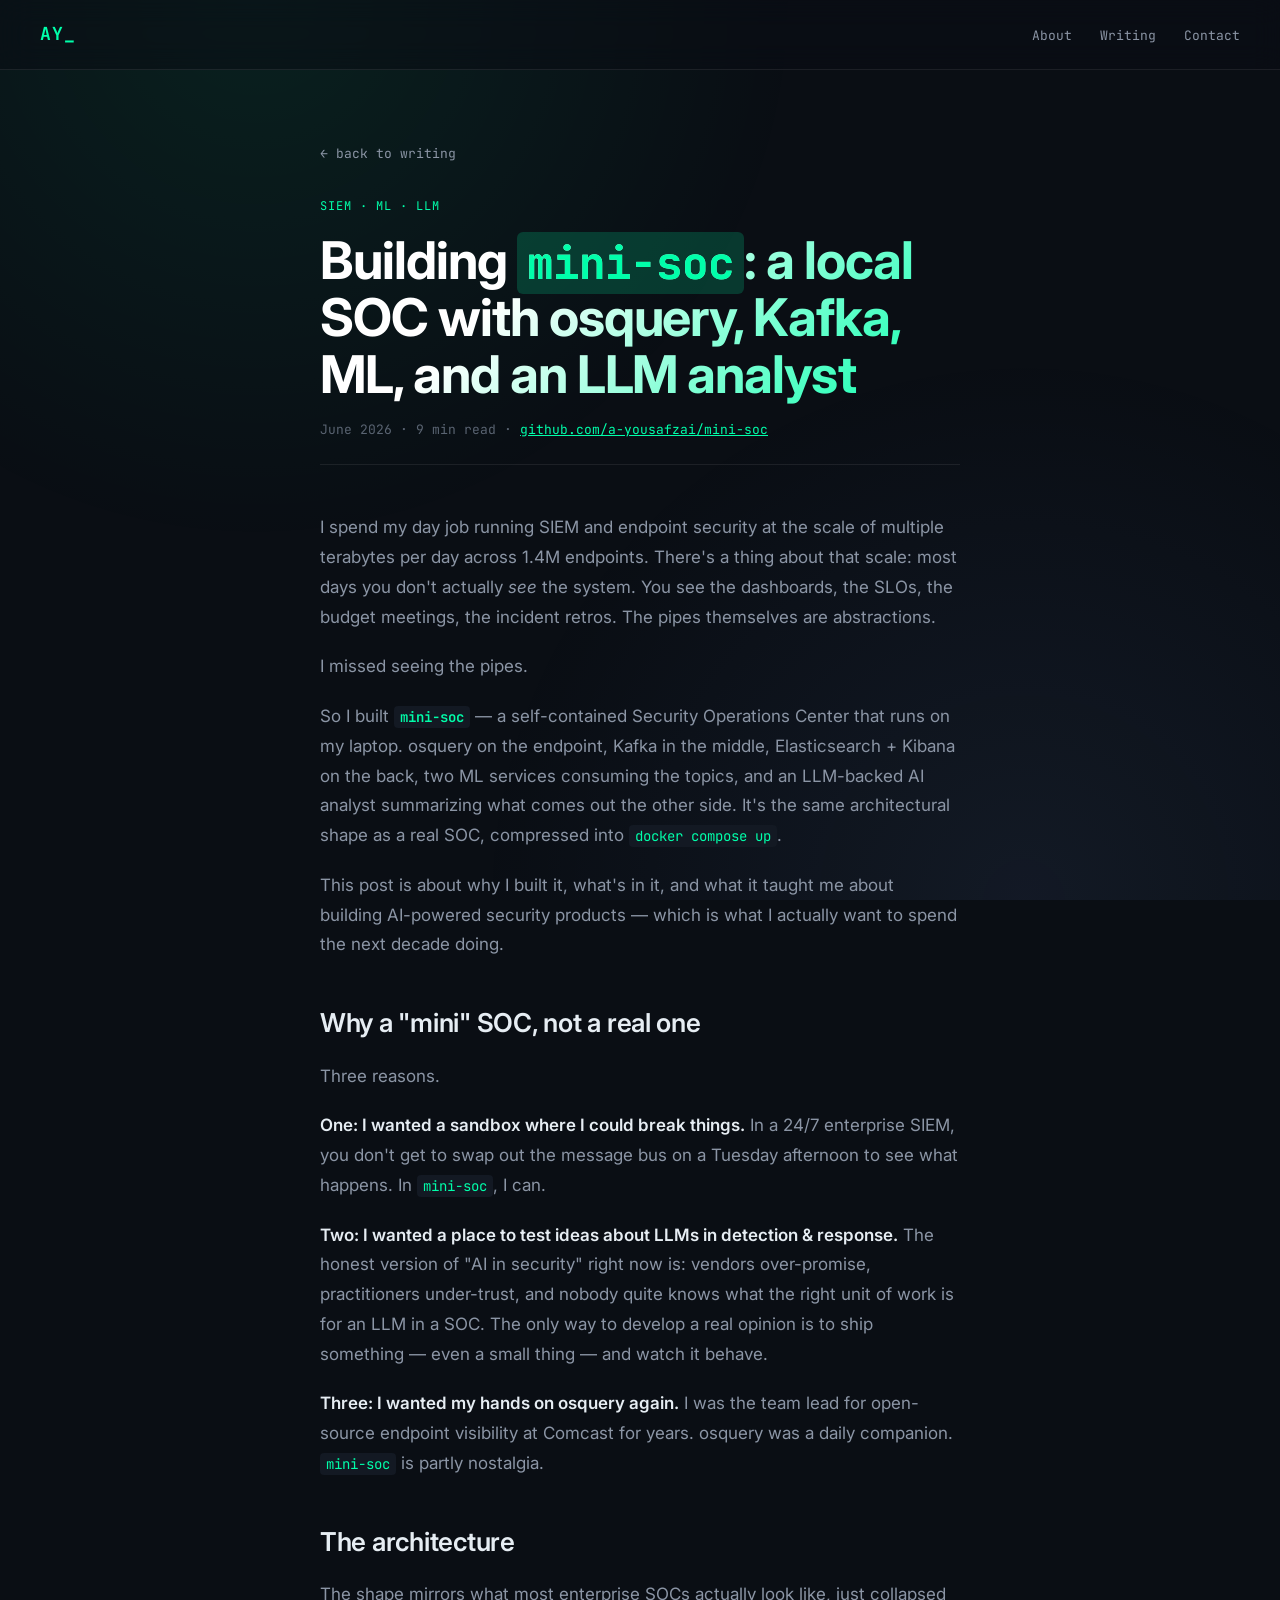
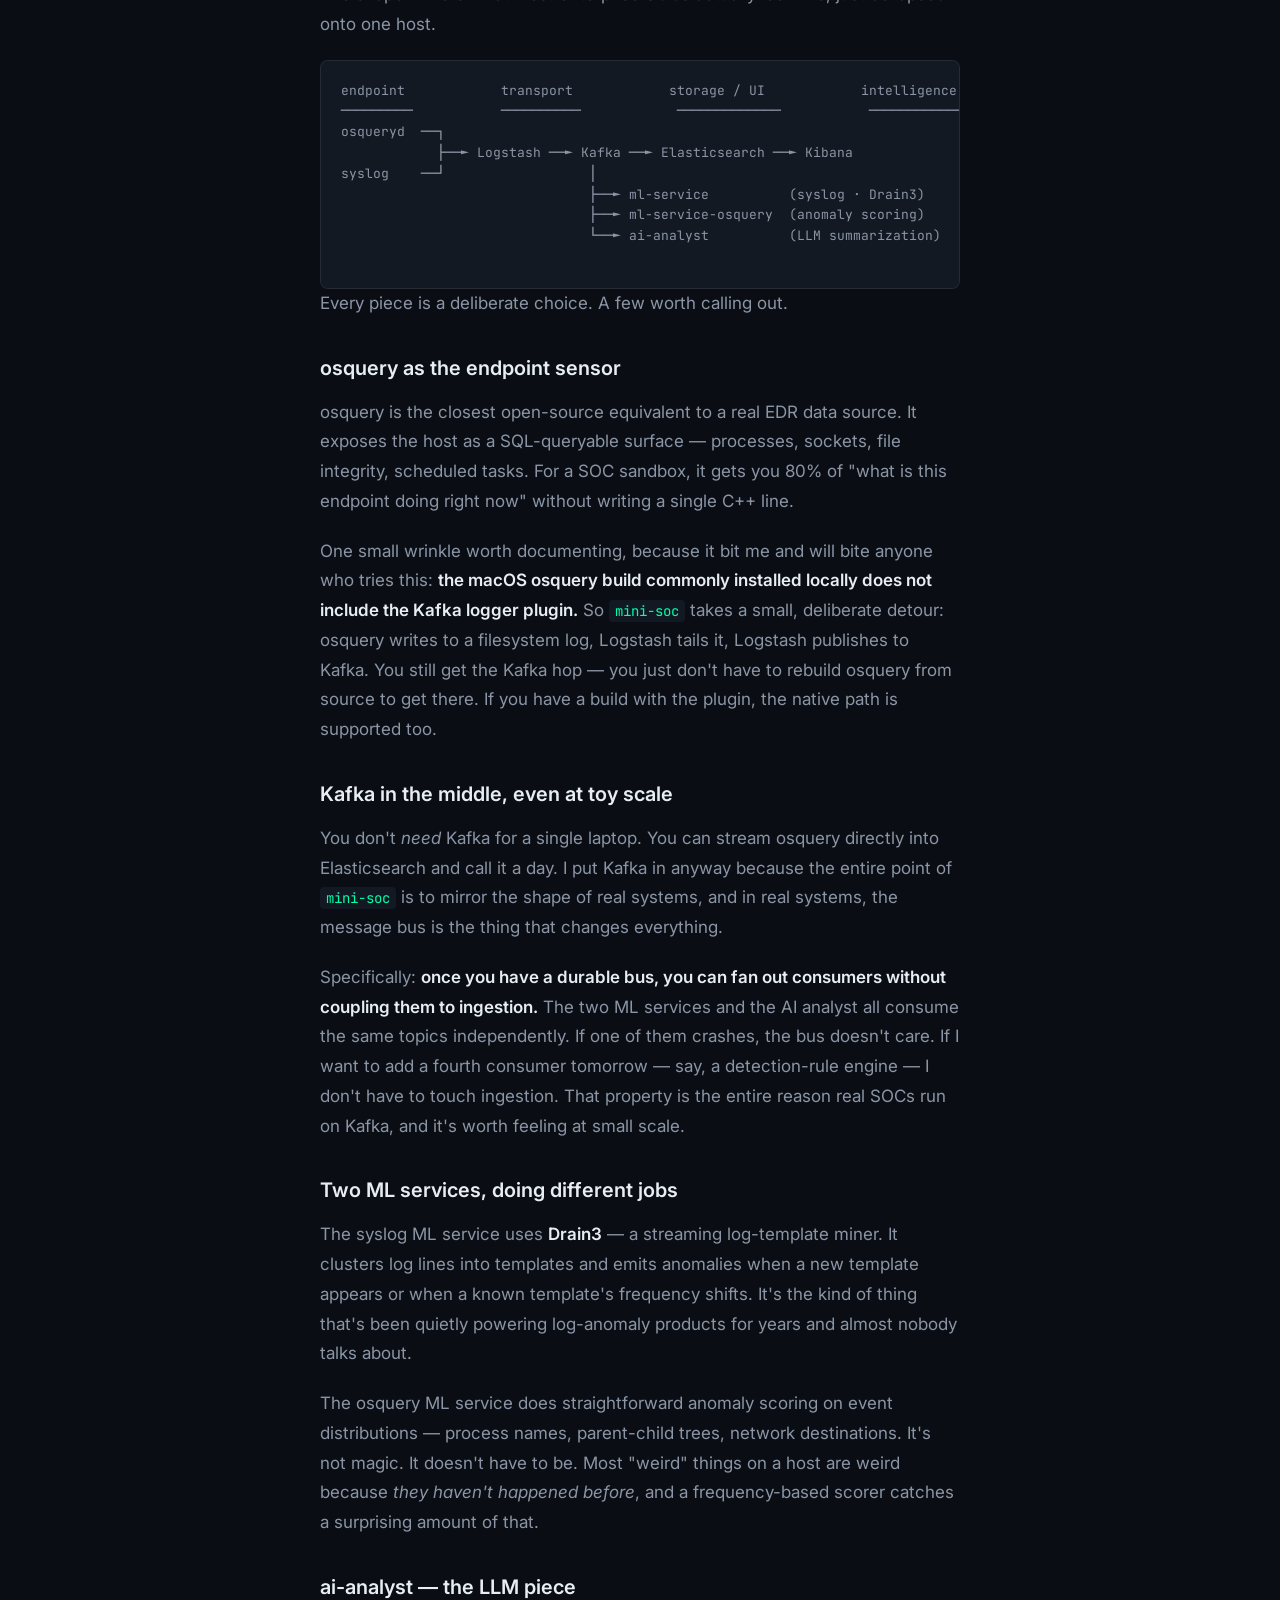
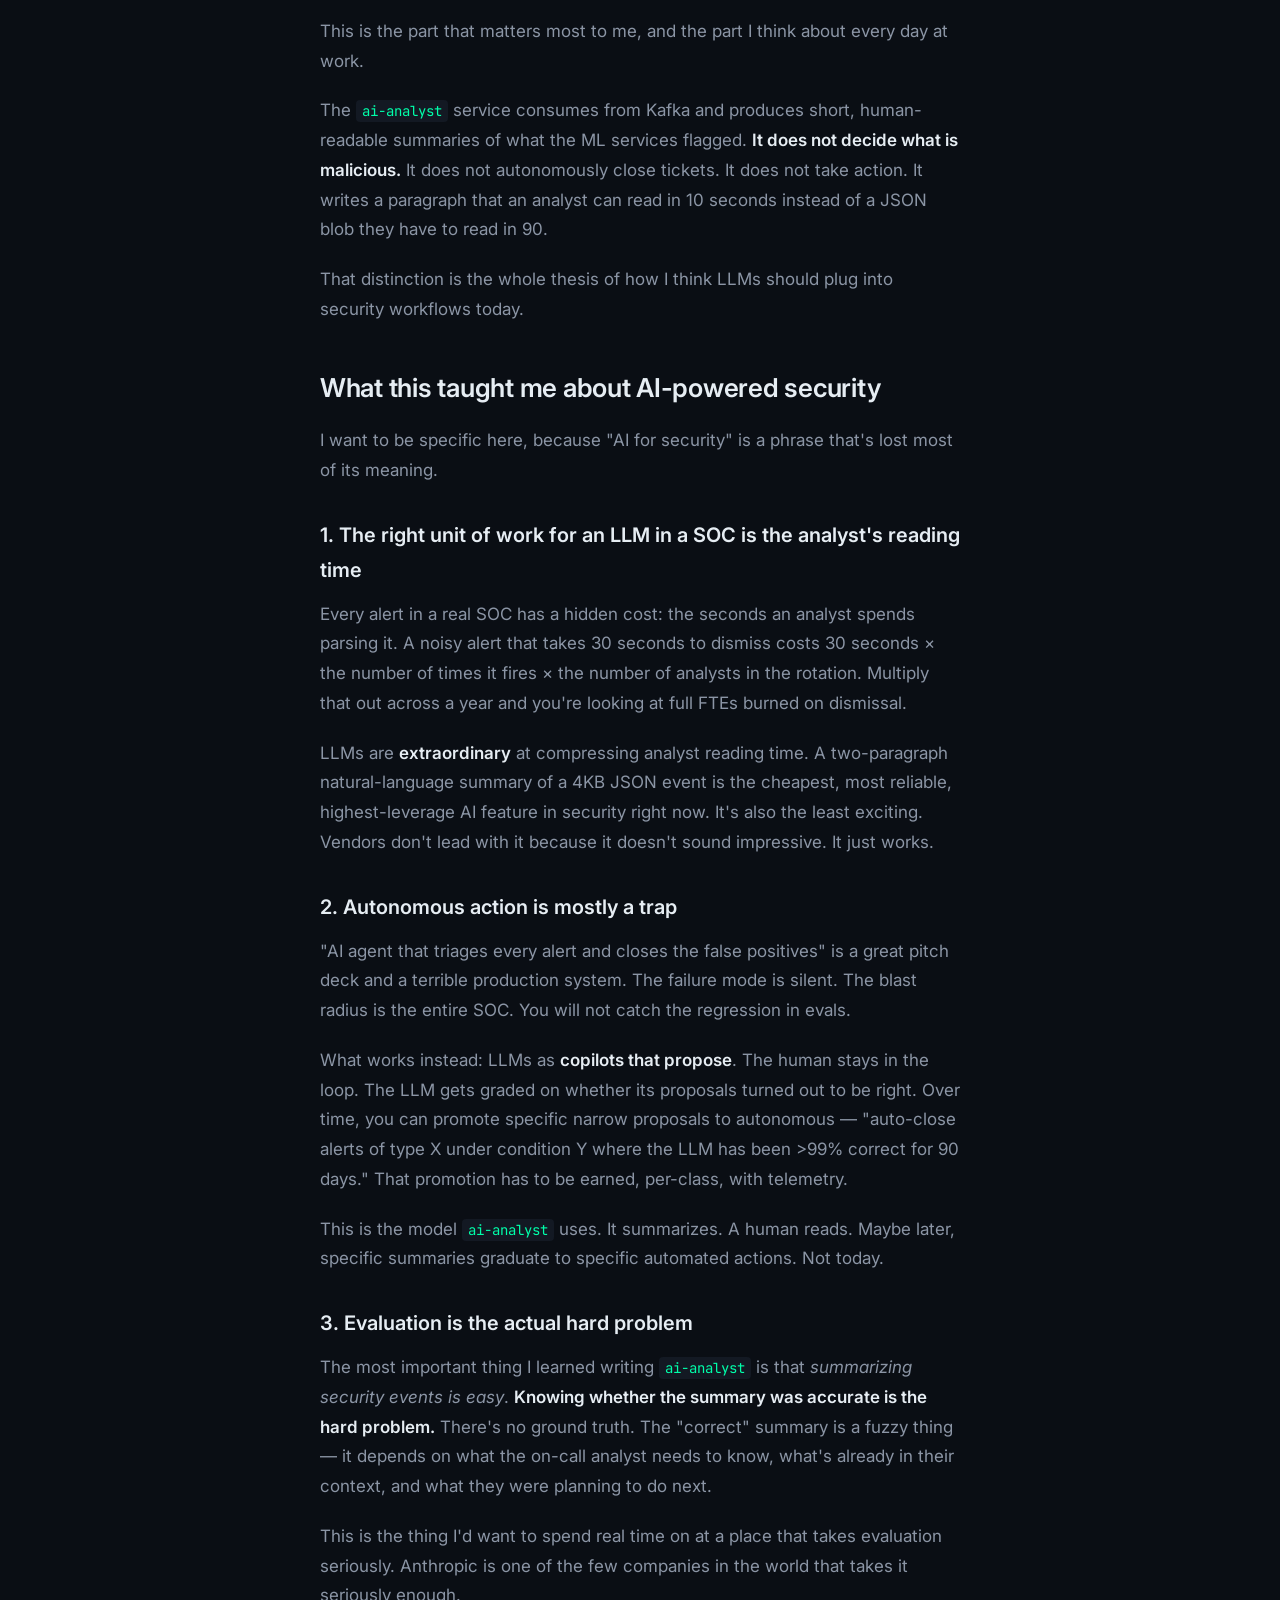
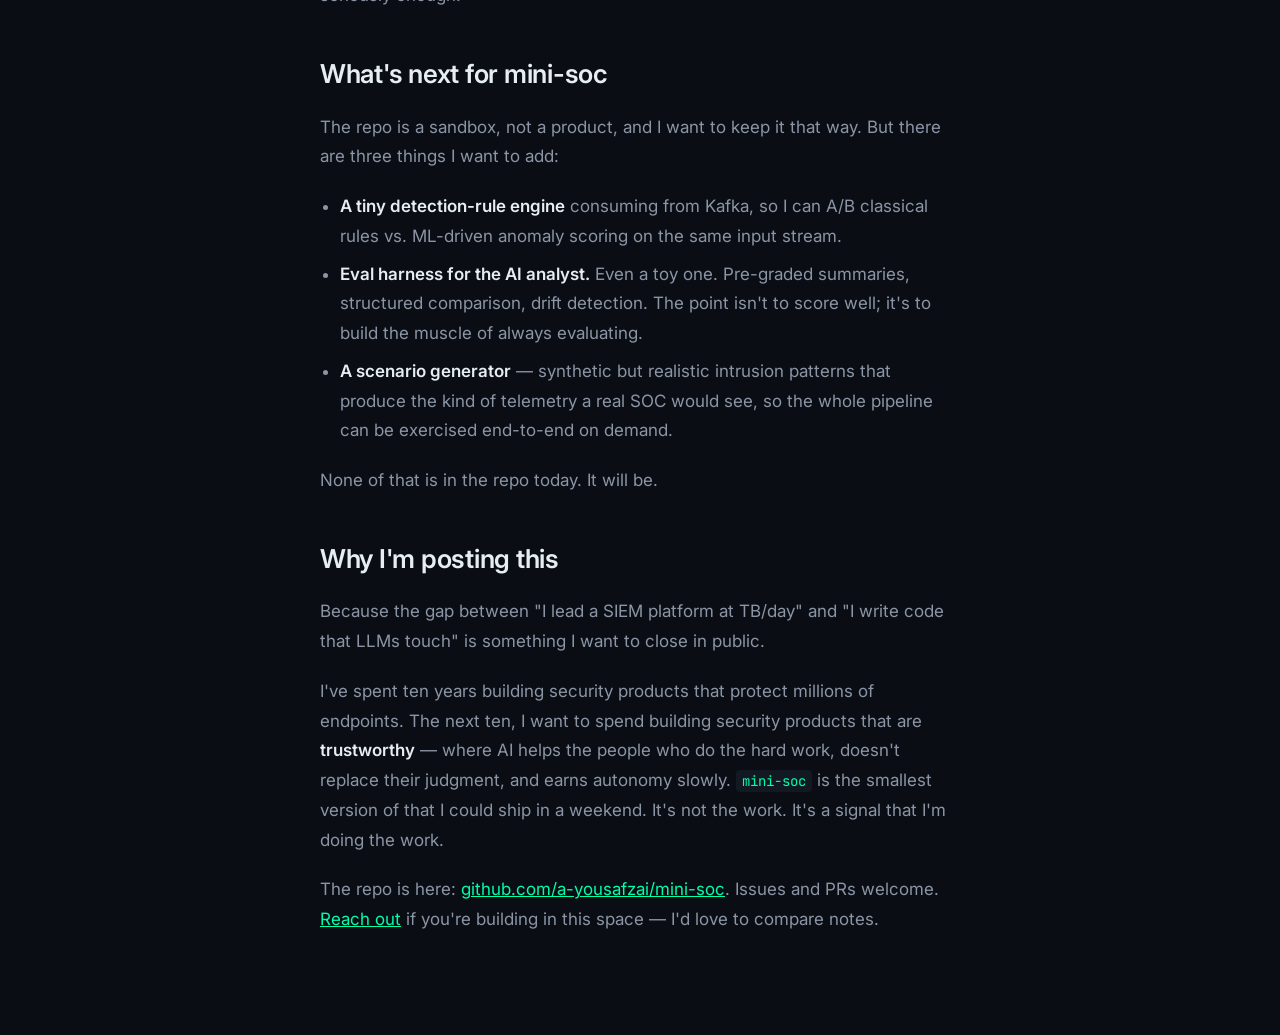
<file: posts/mini-soc.html>
<!DOCTYPE html>
<html lang="en">
<head>
  <meta charset="UTF-8" />
  <meta name="viewport" content="width=device-width, initial-scale=1.0" />
  <meta name="description" content="Building mini-soc: a local SOC with osquery, Kafka, Elasticsearch, ML, and an LLM analyst — by Abubakar Yousafzai" />
  <title>Building mini-soc — Abubakar Yousafzai</title>
  <link rel="icon" type="image/svg+xml" href="../favicon.svg" />

  <meta property="og:type" content="article" />
  <meta property="og:title" content="Building mini-soc: a local SOC with osquery, Kafka, ML, and an LLM analyst" />
  <meta property="og:description" content="A self-contained SOC on a laptop. Why I built it, what it does, and what it taught me about AI-powered security." />
  <meta property="og:url" content="https://a-yousafzai.github.io/personal-site/posts/mini-soc.html" />
  <meta property="og:image" content="https://a-yousafzai.github.io/personal-site/og-image.svg" />

  <link rel="preconnect" href="https://fonts.googleapis.com" />
  <link rel="preconnect" href="https://fonts.gstatic.com" crossorigin />
  <link href="https://fonts.googleapis.com/css2?family=JetBrains+Mono:wght@400;500;700&family=Inter:wght@300;400;500;600;700;800&display=swap" rel="stylesheet" />
  <link rel="stylesheet" href="../styles.css" />
</head>
<body>
  <canvas id="bg-canvas"></canvas>

  <nav class="nav">
    <a href="../index.html" class="nav-logo">AY<span class="cursor">_</span></a>
    <ul class="nav-links">
      <li><a href="../index.html#about">About</a></li>
      <li><a href="../index.html#writing">Writing</a></li>
      <li><a href="../index.html#contact">Contact</a></li>
    </ul>
  </nav>

  <article class="post-page">
    <a href="../index.html#writing" class="post-page-back">← back to writing</a>
    <div class="post-page-meta">SIEM · ML · LLM</div>
    <h1>Building <code>mini-soc</code>: a local SOC with osquery, Kafka, ML, and an LLM analyst</h1>
    <p class="post-page-date">June 2026 · 9 min read · <a href="https://github.com/a-yousafzai/mini-soc" target="_blank" rel="noopener" style="color: var(--accent);">github.com/a-yousafzai/mini-soc</a></p>
    <div class="post-page-body">

      <p>I spend my day job running SIEM and endpoint security at the scale of multiple terabytes per day across 1.4M endpoints. There's a thing about that scale: most days you don't actually <em>see</em> the system. You see the dashboards, the SLOs, the budget meetings, the incident retros. The pipes themselves are abstractions.</p>

      <p>I missed seeing the pipes.</p>

      <p>So I built <strong><code>mini-soc</code></strong> — a self-contained Security Operations Center that runs on my laptop. osquery on the endpoint, Kafka in the middle, Elasticsearch + Kibana on the back, two ML services consuming the topics, and an LLM-backed AI analyst summarizing what comes out the other side. It's the same architectural shape as a real SOC, compressed into <code>docker compose up</code>.</p>

      <p>This post is about why I built it, what's in it, and what it taught me about building AI-powered security products — which is what I actually want to spend the next decade doing.</p>

      <h2>Why a "mini" SOC, not a real one</h2>

      <p>Three reasons.</p>

      <p><strong>One: I wanted a sandbox where I could break things.</strong> In a 24/7 enterprise SIEM, you don't get to swap out the message bus on a Tuesday afternoon to see what happens. In <code>mini-soc</code>, I can.</p>

      <p><strong>Two: I wanted a place to test ideas about LLMs in detection &amp; response.</strong> The honest version of "AI in security" right now is: vendors over-promise, practitioners under-trust, and nobody quite knows what the right unit of work is for an LLM in a SOC. The only way to develop a real opinion is to ship something — even a small thing — and watch it behave.</p>

      <p><strong>Three: I wanted my hands on osquery again.</strong> I was the team lead for open-source endpoint visibility at Comcast for years. osquery was a daily companion. <code>mini-soc</code> is partly nostalgia.</p>

      <h2>The architecture</h2>

      <p>The shape mirrors what most enterprise SOCs actually look like, just collapsed onto one host.</p>

      <pre style="background: var(--bg-card); border: 1px solid var(--border); border-radius: 8px; padding: 20px; overflow-x: auto; font-family: var(--mono); font-size: 13px; color: var(--text-dim); line-height: 1.6;">
endpoint            transport            storage / UI            intelligence
─────────           ──────────            ─────────────           ─────────────
osqueryd  ──┐
            ├──► Logstash ──► Kafka ──► Elasticsearch ──► Kibana
syslog    ──┘                  │
                               ├──► ml-service          (syslog · Drain3)
                               ├──► ml-service-osquery  (anomaly scoring)
                               └──► ai-analyst          (LLM summarization)
      </pre>

      <p>Every piece is a deliberate choice. A few worth calling out.</p>

      <h3>osquery as the endpoint sensor</h3>

      <p>osquery is the closest open-source equivalent to a real EDR data source. It exposes the host as a SQL-queryable surface — processes, sockets, file integrity, scheduled tasks. For a SOC sandbox, it gets you 80% of "what is this endpoint doing right now" without writing a single C++ line.</p>

      <p>One small wrinkle worth documenting, because it bit me and will bite anyone who tries this: <strong>the macOS osquery build commonly installed locally does not include the Kafka logger plugin.</strong> So <code>mini-soc</code> takes a small, deliberate detour: osquery writes to a filesystem log, Logstash tails it, Logstash publishes to Kafka. You still get the Kafka hop — you just don't have to rebuild osquery from source to get there. If you have a build with the plugin, the native path is supported too.</p>

      <h3>Kafka in the middle, even at toy scale</h3>

      <p>You don't <em>need</em> Kafka for a single laptop. You can stream osquery directly into Elasticsearch and call it a day. I put Kafka in anyway because the entire point of <code>mini-soc</code> is to mirror the shape of real systems, and in real systems, the message bus is the thing that changes everything.</p>

      <p>Specifically: <strong>once you have a durable bus, you can fan out consumers without coupling them to ingestion.</strong> The two ML services and the AI analyst all consume the same topics independently. If one of them crashes, the bus doesn't care. If I want to add a fourth consumer tomorrow — say, a detection-rule engine — I don't have to touch ingestion. That property is the entire reason real SOCs run on Kafka, and it's worth feeling at small scale.</p>

      <h3>Two ML services, doing different jobs</h3>

      <p>The syslog ML service uses <strong>Drain3</strong> — a streaming log-template miner. It clusters log lines into templates and emits anomalies when a new template appears or when a known template's frequency shifts. It's the kind of thing that's been quietly powering log-anomaly products for years and almost nobody talks about.</p>

      <p>The osquery ML service does straightforward anomaly scoring on event distributions — process names, parent-child trees, network destinations. It's not magic. It doesn't have to be. Most "weird" things on a host are weird because <em>they haven't happened before</em>, and a frequency-based scorer catches a surprising amount of that.</p>

      <h3>ai-analyst — the LLM piece</h3>

      <p>This is the part that matters most to me, and the part I think about every day at work.</p>

      <p>The <code>ai-analyst</code> service consumes from Kafka and produces short, human-readable summaries of what the ML services flagged. <strong>It does not decide what is malicious.</strong> It does not autonomously close tickets. It does not take action. It writes a paragraph that an analyst can read in 10 seconds instead of a JSON blob they have to read in 90.</p>

      <p>That distinction is the whole thesis of how I think LLMs should plug into security workflows today.</p>

      <h2>What this taught me about AI-powered security</h2>

      <p>I want to be specific here, because "AI for security" is a phrase that's lost most of its meaning.</p>

      <h3>1. The right unit of work for an LLM in a SOC is the analyst's reading time</h3>

      <p>Every alert in a real SOC has a hidden cost: the seconds an analyst spends parsing it. A noisy alert that takes 30 seconds to dismiss costs 30 seconds × the number of times it fires × the number of analysts in the rotation. Multiply that out across a year and you're looking at full FTEs burned on dismissal.</p>

      <p>LLMs are <strong>extraordinary</strong> at compressing analyst reading time. A two-paragraph natural-language summary of a 4KB JSON event is the cheapest, most reliable, highest-leverage AI feature in security right now. It's also the least exciting. Vendors don't lead with it because it doesn't sound impressive. It just works.</p>

      <h3>2. Autonomous action is mostly a trap</h3>

      <p>"AI agent that triages every alert and closes the false positives" is a great pitch deck and a terrible production system. The failure mode is silent. The blast radius is the entire SOC. You will not catch the regression in evals.</p>

      <p>What works instead: LLMs as <strong>copilots that propose</strong>. The human stays in the loop. The LLM gets graded on whether its proposals turned out to be right. Over time, you can promote specific narrow proposals to autonomous — "auto-close alerts of type X under condition Y where the LLM has been &gt;99% correct for 90 days." That promotion has to be earned, per-class, with telemetry.</p>

      <p>This is the model <code>ai-analyst</code> uses. It summarizes. A human reads. Maybe later, specific summaries graduate to specific automated actions. Not today.</p>

      <h3>3. Evaluation is the actual hard problem</h3>

      <p>The most important thing I learned writing <code>ai-analyst</code> is that <em>summarizing security events is easy</em>. <strong>Knowing whether the summary was accurate is the hard problem.</strong> There's no ground truth. The "correct" summary is a fuzzy thing — it depends on what the on-call analyst needs to know, what's already in their context, and what they were planning to do next.</p>

      <p>This is the thing I'd want to spend real time on at a place that takes evaluation seriously. Anthropic is one of the few companies in the world that takes it seriously enough.</p>

      <h2>What's next for mini-soc</h2>

      <p>The repo is a sandbox, not a product, and I want to keep it that way. But there are three things I want to add:</p>

      <ul>
        <li><strong>A tiny detection-rule engine</strong> consuming from Kafka, so I can A/B classical rules vs. ML-driven anomaly scoring on the same input stream.</li>
        <li><strong>Eval harness for the AI analyst.</strong> Even a toy one. Pre-graded summaries, structured comparison, drift detection. The point isn't to score well; it's to build the muscle of always evaluating.</li>
        <li><strong>A scenario generator</strong> — synthetic but realistic intrusion patterns that produce the kind of telemetry a real SOC would see, so the whole pipeline can be exercised end-to-end on demand.</li>
      </ul>

      <p>None of that is in the repo today. It will be.</p>

      <h2>Why I'm posting this</h2>

      <p>Because the gap between "I lead a SIEM platform at TB/day" and "I write code that LLMs touch" is something I want to close in public.</p>

      <p>I've spent ten years building security products that protect millions of endpoints. The next ten, I want to spend building security products that are <strong>trustworthy</strong> — where AI helps the people who do the hard work, doesn't replace their judgment, and earns autonomy slowly. <code>mini-soc</code> is the smallest version of that I could ship in a weekend. It's not the work. It's a signal that I'm doing the work.</p>

      <p>The repo is here: <a href="https://github.com/a-yousafzai/mini-soc" target="_blank" rel="noopener" style="color: var(--accent);">github.com/a-yousafzai/mini-soc</a>. Issues and PRs welcome. <a href="../index.html#contact" style="color: var(--accent);">Reach out</a> if you're building in this space — I'd love to compare notes.</p>

    </div>
  </article>

  <script src="../script.js"></script>
</body>
</html>
</file>
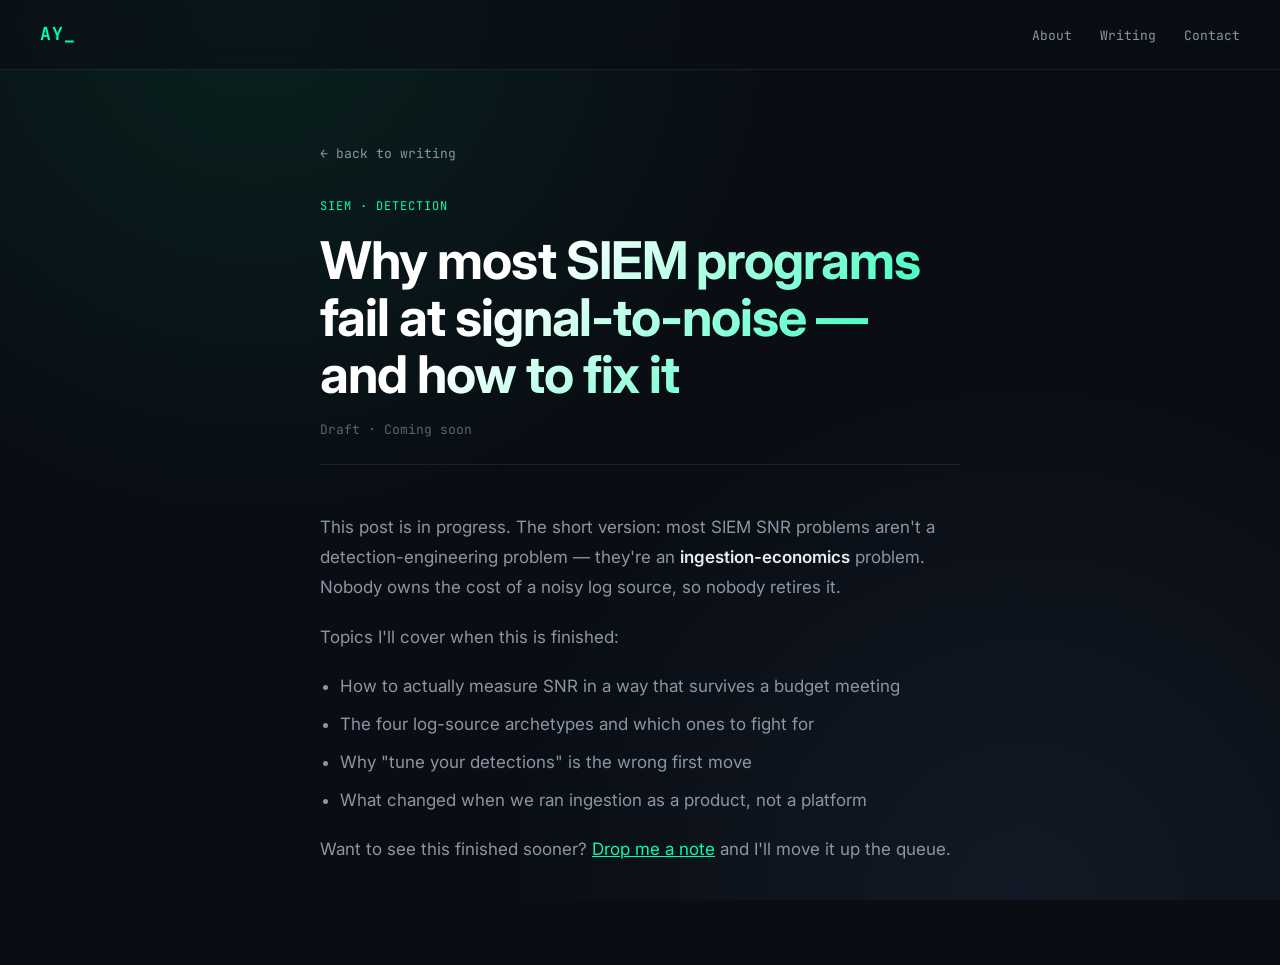
<file: posts/siem-snr.html>
<!DOCTYPE html>
<html lang="en">
<head>
  <meta charset="UTF-8" />
  <meta name="viewport" content="width=device-width, initial-scale=1.0" />
  <meta name="description" content="Why most SIEM programs fail at signal-to-noise — by Abubakar Yousafzai" />
  <title>Why most SIEM programs fail at SNR — Abubakar Yousafzai</title>
  <link rel="icon" type="image/svg+xml" href="../favicon.svg" />
  <link rel="preconnect" href="https://fonts.googleapis.com" />
  <link rel="preconnect" href="https://fonts.gstatic.com" crossorigin />
  <link href="https://fonts.googleapis.com/css2?family=JetBrains+Mono:wght@400;500;700&family=Inter:wght@300;400;500;600;700;800&display=swap" rel="stylesheet" />
  <link rel="stylesheet" href="../styles.css" />
</head>
<body>
  <canvas id="bg-canvas"></canvas>

  <nav class="nav">
    <a href="../index.html" class="nav-logo">AY<span class="cursor">_</span></a>
    <ul class="nav-links">
      <li><a href="../index.html#about">About</a></li>
      <li><a href="../index.html#writing">Writing</a></li>
      <li><a href="../index.html#contact">Contact</a></li>
    </ul>
  </nav>

  <article class="post-page">
    <a href="../index.html#writing" class="post-page-back">← back to writing</a>
    <div class="post-page-meta">SIEM · Detection</div>
    <h1>Why most SIEM programs fail at signal-to-noise — and how to fix it</h1>
    <p class="post-page-date">Draft · Coming soon</p>
    <div class="post-page-body">
      <p>This post is in progress. The short version: most SIEM SNR problems aren't a detection-engineering problem — they're an <strong>ingestion-economics</strong> problem. Nobody owns the cost of a noisy log source, so nobody retires it.</p>
      <p>Topics I'll cover when this is finished:</p>
      <ul>
        <li>How to actually measure SNR in a way that survives a budget meeting</li>
        <li>The four log-source archetypes and which ones to fight for</li>
        <li>Why "tune your detections" is the wrong first move</li>
        <li>What changed when we ran ingestion as a product, not a platform</li>
      </ul>
      <p>Want to see this finished sooner? <a href="../index.html#contact" style="color: var(--accent);">Drop me a note</a> and I'll move it up the queue.</p>
    </div>
  </article>

  <script src="../script.js"></script>
</body>
</html>
</file>
<file: styles.css>
/* ---------- reset & root ---------- */
*, *::before, *::after { box-sizing: border-box; margin: 0; padding: 0; }

:root {
  --bg: #0a0e14;
  --bg-soft: #0f141c;
  --bg-card: #131923;
  --border: rgba(255, 255, 255, 0.08);
  --border-strong: rgba(255, 255, 255, 0.16);
  --text: #e6edf3;
  --text-dim: #8b95a5;
  --text-faint: #5a6472;
  --accent: #00ffaa;
  --accent-glow: rgba(0, 255, 170, 0.18);
  --accent-2: #7aa2f7;
  --danger: #ff7b72;
  --mono: 'JetBrains Mono', ui-monospace, SFMono-Regular, Menlo, monospace;
  --sans: 'Inter', system-ui, -apple-system, BlinkMacSystemFont, sans-serif;
  --radius: 12px;
  --max: 1100px;
}

html { scroll-behavior: smooth; }

body {
  font-family: var(--sans);
  background: var(--bg);
  color: var(--text);
  line-height: 1.6;
  overflow-x: hidden;
  -webkit-font-smoothing: antialiased;
  -moz-osx-font-smoothing: grayscale;
}

/* subtle radial vignette */
body::before {
  content: '';
  position: fixed;
  inset: 0;
  background:
    radial-gradient(circle at 20% 0%, rgba(0, 255, 170, 0.08), transparent 40%),
    radial-gradient(circle at 80% 100%, rgba(122, 162, 247, 0.08), transparent 40%);
  pointer-events: none;
  z-index: 0;
}

#bg-canvas {
  position: fixed;
  inset: 0;
  width: 100%;
  height: 100%;
  z-index: 0;
  opacity: 0.35;
}

/* ---------- nav ---------- */
.nav {
  position: fixed;
  top: 0; left: 0; right: 0;
  z-index: 50;
  display: flex;
  justify-content: space-between;
  align-items: center;
  padding: 20px 40px;
  backdrop-filter: blur(14px);
  -webkit-backdrop-filter: blur(14px);
  background: rgba(10, 14, 20, 0.55);
  border-bottom: 1px solid var(--border);
}

.nav-logo {
  font-family: var(--mono);
  font-weight: 700;
  font-size: 18px;
  color: var(--accent);
  text-decoration: none;
  letter-spacing: 1px;
}

.cursor {
  display: inline-block;
  animation: blink 1s steps(1) infinite;
}
@keyframes blink { 50% { opacity: 0; } }

.nav-links {
  list-style: none;
  display: flex;
  gap: 28px;
}
.nav-links a {
  font-family: var(--mono);
  font-size: 13px;
  color: var(--text-dim);
  text-decoration: none;
  transition: color 0.2s;
}
.nav-links a:hover { color: var(--accent); }

@media (max-width: 640px) {
  .nav { padding: 16px 20px; }
  .nav-links { gap: 18px; }
  .nav-links a { font-size: 12px; }
}

/* ---------- hero ---------- */
.hero {
  position: relative;
  z-index: 1;
  min-height: 100vh;
  display: flex;
  flex-direction: column;
  justify-content: center;
  padding: 120px 40px 80px;
  max-width: var(--max);
  margin: 0 auto;
}

.hero-eyebrow {
  font-family: var(--mono);
  font-size: 14px;
  color: var(--accent);
  margin-bottom: 24px;
  opacity: 0;
  animation: fadeUp 0.8s ease 0.1s forwards;
}

.hero-name {
  font-size: clamp(56px, 12vw, 140px);
  font-weight: 800;
  line-height: 0.95;
  letter-spacing: -0.04em;
  margin-bottom: 28px;
  background: linear-gradient(135deg, #fff 30%, var(--accent) 100%);
  -webkit-background-clip: text;
  background-clip: text;
  color: transparent;
  opacity: 0;
  animation: fadeUp 0.8s ease 0.25s forwards;
}

.hero-tagline {
  font-size: clamp(18px, 2.2vw, 24px);
  color: var(--text-dim);
  max-width: 720px;
  margin-bottom: 40px;
  opacity: 0;
  animation: fadeUp 0.8s ease 0.45s forwards;
}
.hero-tagline .accent {
  color: var(--text);
  font-weight: 600;
  border-bottom: 2px solid var(--accent);
  padding-bottom: 1px;
}

.hero-cta {
  display: flex;
  gap: 16px;
  flex-wrap: wrap;
  margin-bottom: 48px;
  opacity: 0;
  animation: fadeUp 0.8s ease 0.6s forwards;
}

.btn {
  display: inline-block;
  padding: 14px 28px;
  font-family: var(--mono);
  font-size: 14px;
  text-decoration: none;
  border-radius: 8px;
  border: 1px solid var(--border-strong);
  transition: all 0.2s ease;
  cursor: pointer;
}
.btn-primary {
  background: var(--accent);
  color: var(--bg);
  font-weight: 600;
  border-color: var(--accent);
  box-shadow: 0 0 0 0 var(--accent-glow);
}
.btn-primary:hover {
  transform: translateY(-2px);
  box-shadow: 0 8px 24px var(--accent-glow);
}
.btn-ghost {
  background: transparent;
  color: var(--text);
}
.btn-ghost:hover {
  border-color: var(--accent);
  color: var(--accent);
  transform: translateY(-2px);
}

.hero-meta {
  font-family: var(--mono);
  font-size: 13px;
  color: var(--text-faint);
  display: flex;
  gap: 12px;
  flex-wrap: wrap;
  align-items: center;
  opacity: 0;
  animation: fadeUp 0.8s ease 0.75s forwards;
}
.dot { color: var(--accent); }

.scroll-hint {
  position: absolute;
  bottom: 28px;
  left: 50%;
  transform: translateX(-50%);
  font-family: var(--mono);
  font-size: 11px;
  color: var(--text-faint);
  letter-spacing: 2px;
  text-transform: uppercase;
}
.scroll-hint span {
  display: block;
  text-align: center;
  margin-top: 6px;
  animation: bob 1.6s ease-in-out infinite;
}
@keyframes bob {
  0%, 100% { transform: translateY(0); opacity: 0.4; }
  50%      { transform: translateY(6px); opacity: 1; }
}

@keyframes fadeUp {
  from { opacity: 0; transform: translateY(24px); }
  to   { opacity: 1; transform: translateY(0); }
}

/* ---------- sections ---------- */
.section {
  position: relative;
  z-index: 1;
  max-width: var(--max);
  margin: 0 auto;
  padding: 100px 40px;
}

.section-head {
  display: flex;
  align-items: baseline;
  gap: 16px;
  margin-bottom: 56px;
  border-bottom: 1px solid var(--border);
  padding-bottom: 20px;
}
.section-num {
  font-family: var(--mono);
  color: var(--accent);
  font-size: 14px;
  font-weight: 500;
}
.section h2 {
  font-size: clamp(32px, 5vw, 48px);
  font-weight: 700;
  letter-spacing: -0.02em;
}

/* ---------- about ---------- */
.about-grid {
  display: grid;
  grid-template-columns: 1.1fr 1fr;
  gap: 60px;
  align-items: start;
}
.about-lead {
  font-size: 18px;
  color: var(--text-dim);
}
.about-lead strong {
  color: var(--text);
  font-weight: 600;
}
.stats {
  display: grid;
  grid-template-columns: 1fr 1fr;
  gap: 16px;
}
.stat {
  background: var(--bg-card);
  border: 1px solid var(--border);
  border-radius: var(--radius);
  padding: 24px;
  transition: all 0.25s ease;
}
.stat:hover {
  border-color: var(--accent);
  transform: translateY(-4px);
}
.stat-num {
  font-family: var(--mono);
  font-size: 32px;
  font-weight: 700;
  color: var(--accent);
  margin-bottom: 8px;
}
.stat-label {
  font-size: 13px;
  color: var(--text-dim);
  line-height: 1.4;
}

@media (max-width: 800px) {
  .about-grid { grid-template-columns: 1fr; gap: 40px; }
  .stats { grid-template-columns: 1fr 1fr; }
}

/* ---------- impact / case studies ---------- */
.impact-lead {
  font-size: 17px;
  color: var(--text-dim);
  max-width: 720px;
  margin: -32px 0 40px;
}
.impact-grid {
  display: grid;
  grid-template-columns: 1fr 1fr;
  gap: 20px;
}
.impact-card {
  background: var(--bg-card);
  border: 1px solid var(--border);
  border-radius: var(--radius);
  padding: 28px;
  display: flex;
  flex-direction: column;
  gap: 14px;
  transition: all 0.25s ease;
  position: relative;
  overflow: hidden;
}
.impact-card::before {
  content: '';
  position: absolute;
  inset: 0;
  background: linear-gradient(135deg, var(--accent-glow), transparent 50%);
  opacity: 0;
  transition: opacity 0.3s;
  pointer-events: none;
}
.impact-card:hover {
  border-color: var(--accent);
  transform: translateY(-4px);
  box-shadow: 0 16px 40px rgba(0, 255, 170, 0.1);
}
.impact-card:hover::before { opacity: 1; }
.impact-card-head {
  display: flex;
  flex-direction: column;
  gap: 8px;
}
.impact-tag {
  font-family: var(--mono);
  font-size: 11px;
  letter-spacing: 1px;
  text-transform: uppercase;
  color: var(--accent);
  align-self: flex-start;
  padding: 4px 10px;
  background: var(--accent-glow);
  border-radius: 4px;
}
.impact-card h3 {
  font-size: 20px;
  font-weight: 600;
  letter-spacing: -0.01em;
}
.impact-card p {
  font-size: 14px;
  color: var(--text-dim);
  line-height: 1.6;
  position: relative;
  z-index: 1;
}
.impact-card strong {
  color: var(--text);
  font-weight: 600;
}
.impact-context strong,
.impact-action strong,
.impact-result strong {
  color: var(--accent);
  font-family: var(--mono);
  font-size: 11px;
  letter-spacing: 1px;
  text-transform: uppercase;
  display: inline-block;
  margin-right: 6px;
}
@media (max-width: 800px) {
  .impact-grid { grid-template-columns: 1fr; }
}

/* ---------- timeline ---------- */
.timeline {
  list-style: none;
  position: relative;
  padding-left: 32px;
}
.timeline::before {
  content: '';
  position: absolute;
  left: 8px;
  top: 8px;
  bottom: 8px;
  width: 1px;
  background: linear-gradient(to bottom, var(--accent), transparent);
}

.timeline-item {
  position: relative;
  margin-bottom: 56px;
  display: grid;
  grid-template-columns: 200px 1fr;
  gap: 32px;
}
.timeline-item::before {
  content: '';
  position: absolute;
  left: -28px;
  top: 8px;
  width: 12px;
  height: 12px;
  border-radius: 50%;
  background: var(--bg);
  border: 2px solid var(--accent);
  box-shadow: 0 0 12px var(--accent-glow);
}

.timeline-meta {
  display: flex;
  flex-direction: column;
  gap: 4px;
  padding-top: 4px;
}
.timeline-date {
  font-family: var(--mono);
  font-size: 12px;
  color: var(--accent);
  letter-spacing: 0.5px;
}
.timeline-place {
  font-family: var(--mono);
  font-size: 11px;
  color: var(--text-faint);
}

.timeline-body h3 {
  font-size: 20px;
  font-weight: 600;
  margin-bottom: 4px;
}
.timeline-body h4 {
  font-family: var(--mono);
  font-size: 13px;
  color: var(--accent-2);
  font-weight: 500;
  margin-bottom: 16px;
}
.timeline-body ul {
  list-style: none;
  display: flex;
  flex-direction: column;
  gap: 10px;
}
.timeline-body li {
  position: relative;
  padding-left: 22px;
  font-size: 15px;
  color: var(--text-dim);
}
.timeline-body li::before {
  content: '▸';
  position: absolute;
  left: 0;
  color: var(--accent);
}
.timeline-body li strong {
  color: var(--text);
  font-weight: 600;
}

@media (max-width: 800px) {
  .timeline-item { grid-template-columns: 1fr; gap: 8px; }
  .timeline-meta { flex-direction: row; gap: 12px; }
}

/* ---------- skills ---------- */
.skills-grid {
  display: grid;
  grid-template-columns: repeat(auto-fill, minmax(280px, 1fr));
  gap: 20px;
}
.skill-card {
  background: var(--bg-card);
  border: 1px solid var(--border);
  border-radius: var(--radius);
  padding: 28px;
  transition: all 0.25s ease;
}
.skill-card:hover {
  border-color: var(--accent);
  transform: translateY(-4px);
  box-shadow: 0 12px 32px rgba(0, 255, 170, 0.08);
}
.skill-card-head {
  display: flex;
  align-items: center;
  gap: 12px;
  margin-bottom: 18px;
}
.skill-icon {
  font-family: var(--mono);
  font-size: 18px;
  color: var(--accent);
  width: 32px;
  height: 32px;
  display: grid;
  place-items: center;
  background: var(--accent-glow);
  border-radius: 8px;
}
.skill-card h3 {
  font-size: 18px;
  font-weight: 600;
}
.tags {
  list-style: none;
  display: flex;
  flex-wrap: wrap;
  gap: 8px;
}
.tags li {
  font-family: var(--mono);
  font-size: 12px;
  padding: 6px 12px;
  background: var(--bg-soft);
  border: 1px solid var(--border);
  border-radius: 6px;
  color: var(--text-dim);
  transition: all 0.2s;
}
.tags li:hover {
  border-color: var(--accent);
  color: var(--accent);
}

/* ---------- writing / posts ---------- */
.posts-grid {
  display: grid;
  grid-template-columns: repeat(auto-fill, minmax(320px, 1fr));
  gap: 20px;
}
.post-card {
  background: var(--bg-card);
  border: 1px solid var(--border);
  border-radius: var(--radius);
  padding: 28px;
  text-decoration: none;
  color: var(--text);
  display: flex;
  flex-direction: column;
  gap: 14px;
  transition: all 0.25s ease;
  position: relative;
}
.post-card:hover {
  border-color: var(--accent);
  transform: translateY(-4px);
  box-shadow: 0 12px 32px rgba(0, 255, 170, 0.08);
}
.post-card-meta {
  display: flex;
  justify-content: space-between;
  align-items: center;
  gap: 10px;
}
.post-tag {
  font-family: var(--mono);
  font-size: 11px;
  letter-spacing: 1px;
  text-transform: uppercase;
  color: var(--accent);
  padding: 4px 10px;
  background: var(--accent-glow);
  border-radius: 4px;
}
.post-status {
  font-family: var(--mono);
  font-size: 10px;
  letter-spacing: 1px;
  text-transform: uppercase;
  color: var(--text-faint);
  border: 1px solid var(--border-strong);
  padding: 3px 8px;
  border-radius: 4px;
}
.post-status-live {
  color: var(--accent);
  border-color: var(--accent);
  background: var(--accent-glow);
}
.post-card-featured {
  border-color: rgba(0, 255, 170, 0.3);
  box-shadow: 0 0 0 1px var(--accent-glow);
  grid-column: span 2;
}
@media (max-width: 800px) {
  .post-card-featured { grid-column: auto; }
}
.post-card h3 code,
.post-card p code {
  font-family: var(--mono);
  font-size: 0.92em;
  background: var(--bg-soft);
  padding: 1px 6px;
  border-radius: 4px;
  color: var(--accent);
}
.post-page h1 code {
  font-family: var(--mono);
  font-size: 0.85em;
  -webkit-text-fill-color: var(--accent);
  background: var(--accent-glow);
  padding: 2px 10px;
  border-radius: 6px;
}
.post-card h3 {
  font-size: 19px;
  font-weight: 600;
  letter-spacing: -0.01em;
  line-height: 1.3;
}
.post-card p {
  font-size: 14px;
  color: var(--text-dim);
  line-height: 1.6;
  flex-grow: 1;
}
.post-card-foot {
  display: flex;
  justify-content: space-between;
  align-items: center;
  font-family: var(--mono);
  font-size: 12px;
  color: var(--text-faint);
  padding-top: 8px;
  border-top: 1px solid var(--border);
}
.post-arrow {
  color: var(--accent);
  transition: transform 0.2s ease;
}
.post-card:hover .post-arrow { transform: translateX(4px); }

/* ---------- post page layout ---------- */
.post-page {
  position: relative;
  z-index: 1;
  max-width: 720px;
  margin: 0 auto;
  padding: 140px 40px 80px;
}
.post-page-back {
  font-family: var(--mono);
  font-size: 13px;
  color: var(--text-dim);
  text-decoration: none;
  display: inline-block;
  margin-bottom: 32px;
  transition: color 0.2s;
}
.post-page-back:hover { color: var(--accent); }
.post-page-meta {
  font-family: var(--mono);
  font-size: 12px;
  color: var(--accent);
  letter-spacing: 1px;
  text-transform: uppercase;
  margin-bottom: 16px;
}
.post-page h1 {
  font-size: clamp(32px, 5vw, 52px);
  font-weight: 700;
  letter-spacing: -0.02em;
  line-height: 1.1;
  margin-bottom: 16px;
  background: linear-gradient(135deg, #fff 30%, var(--accent) 100%);
  -webkit-background-clip: text;
  background-clip: text;
  color: transparent;
}
.post-page-date {
  font-family: var(--mono);
  font-size: 13px;
  color: var(--text-faint);
  margin-bottom: 48px;
  padding-bottom: 24px;
  border-bottom: 1px solid var(--border);
}
.post-page-body {
  font-size: 17px;
  color: var(--text-dim);
  line-height: 1.75;
}
.post-page-body p { margin-bottom: 20px; }
.post-page-body h2 {
  color: var(--text);
  font-size: 26px;
  font-weight: 600;
  margin: 40px 0 16px;
  letter-spacing: -0.01em;
}
.post-page-body h3 {
  color: var(--text);
  font-size: 20px;
  font-weight: 600;
  margin: 32px 0 12px;
}
.post-page-body strong { color: var(--text); font-weight: 600; }
.post-page-body code {
  font-family: var(--mono);
  font-size: 14px;
  background: var(--bg-card);
  padding: 2px 6px;
  border-radius: 4px;
  color: var(--accent);
}
.post-page-body ul, .post-page-body ol {
  margin: 0 0 20px 20px;
  display: flex;
  flex-direction: column;
  gap: 8px;
}
.post-page-body blockquote {
  border-left: 3px solid var(--accent);
  padding-left: 20px;
  margin: 24px 0;
  color: var(--text);
  font-style: italic;
}

/* ---------- education ---------- */
.edu-grid {
  display: grid;
  grid-template-columns: 1fr 1fr;
  gap: 20px;
}
.edu-card {
  background: var(--bg-card);
  border: 1px solid var(--border);
  border-radius: var(--radius);
  padding: 28px;
  transition: all 0.25s ease;
}
.edu-card:hover {
  border-color: var(--accent);
  transform: translateY(-4px);
}
.edu-degree {
  font-size: 20px;
  font-weight: 600;
  margin-bottom: 4px;
}
.edu-focus {
  font-size: 14px;
  color: var(--text-dim);
  margin-bottom: 16px;
}
.edu-school {
  font-family: var(--mono);
  font-size: 13px;
  color: var(--accent-2);
  margin-bottom: 4px;
}
.edu-date {
  font-family: var(--mono);
  font-size: 12px;
  color: var(--text-faint);
}

@media (max-width: 700px) {
  .edu-grid { grid-template-columns: 1fr; }
}

/* ---------- contact ---------- */
.contact-lead {
  font-size: 18px;
  color: var(--text-dim);
  max-width: 640px;
  margin-bottom: 40px;
}
.contact-links {
  display: grid;
  grid-template-columns: 1fr 1fr;
  gap: 16px;
}
.contact-link {
  display: flex;
  flex-direction: column;
  gap: 6px;
  padding: 24px;
  background: var(--bg-card);
  border: 1px solid var(--border);
  border-radius: var(--radius);
  text-decoration: none;
  color: var(--text);
  transition: all 0.25s ease;
}
.contact-link:hover {
  border-color: var(--accent);
  transform: translateY(-4px);
  box-shadow: 0 12px 32px rgba(0, 255, 170, 0.08);
}
.contact-key {
  font-family: var(--mono);
  font-size: 11px;
  color: var(--accent);
  text-transform: uppercase;
  letter-spacing: 1px;
}
.contact-val {
  font-family: var(--mono);
  font-size: 15px;
  word-break: break-all;
}
@media (max-width: 700px) {
  .contact-links { grid-template-columns: 1fr; }
}

/* ---------- footer ---------- */
.footer {
  position: relative;
  z-index: 1;
  border-top: 1px solid var(--border);
  padding: 28px 40px;
  text-align: center;
  font-family: var(--mono);
  font-size: 12px;
  color: var(--text-faint);
}

/* ---------- reveal on scroll ---------- */
.reveal {
  opacity: 0;
  transform: translateY(24px);
  transition: opacity 0.7s ease, transform 0.7s ease;
}
.reveal.in {
  opacity: 1;
  transform: translateY(0);
}
</file>
